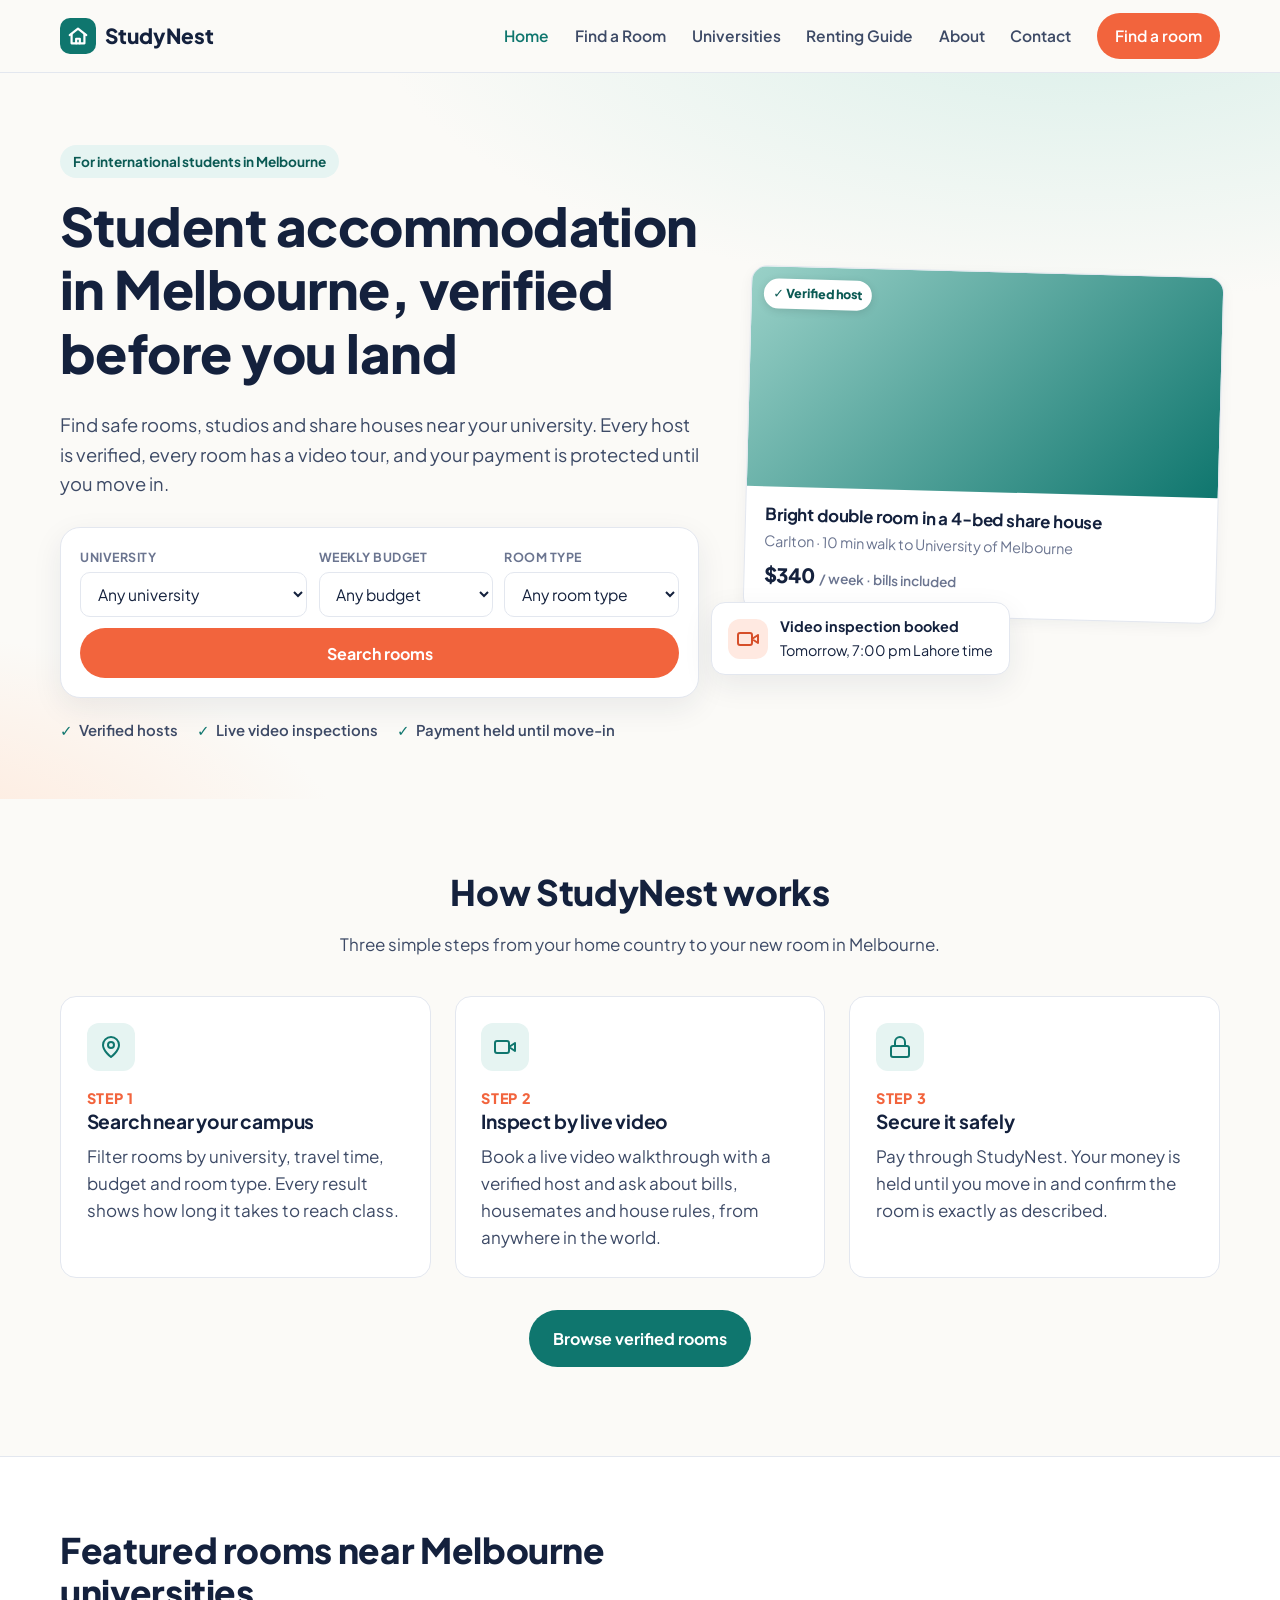
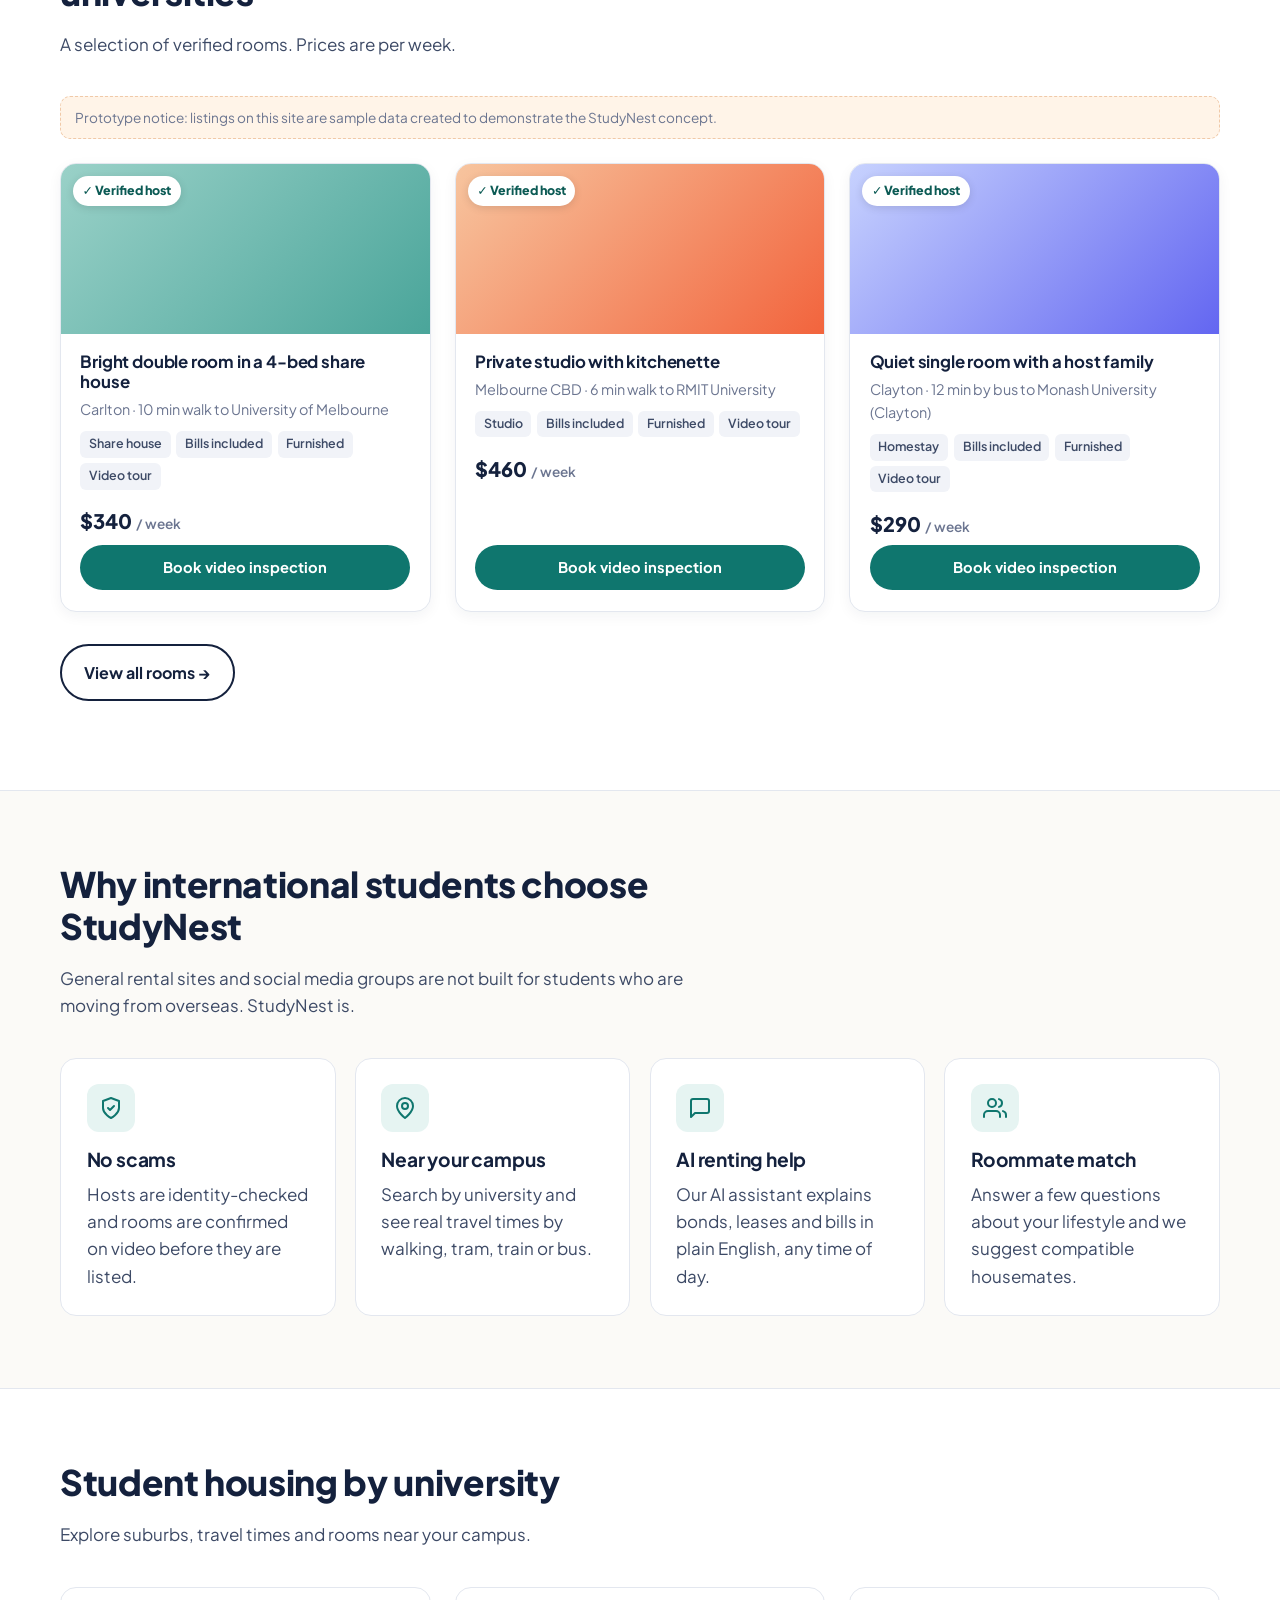
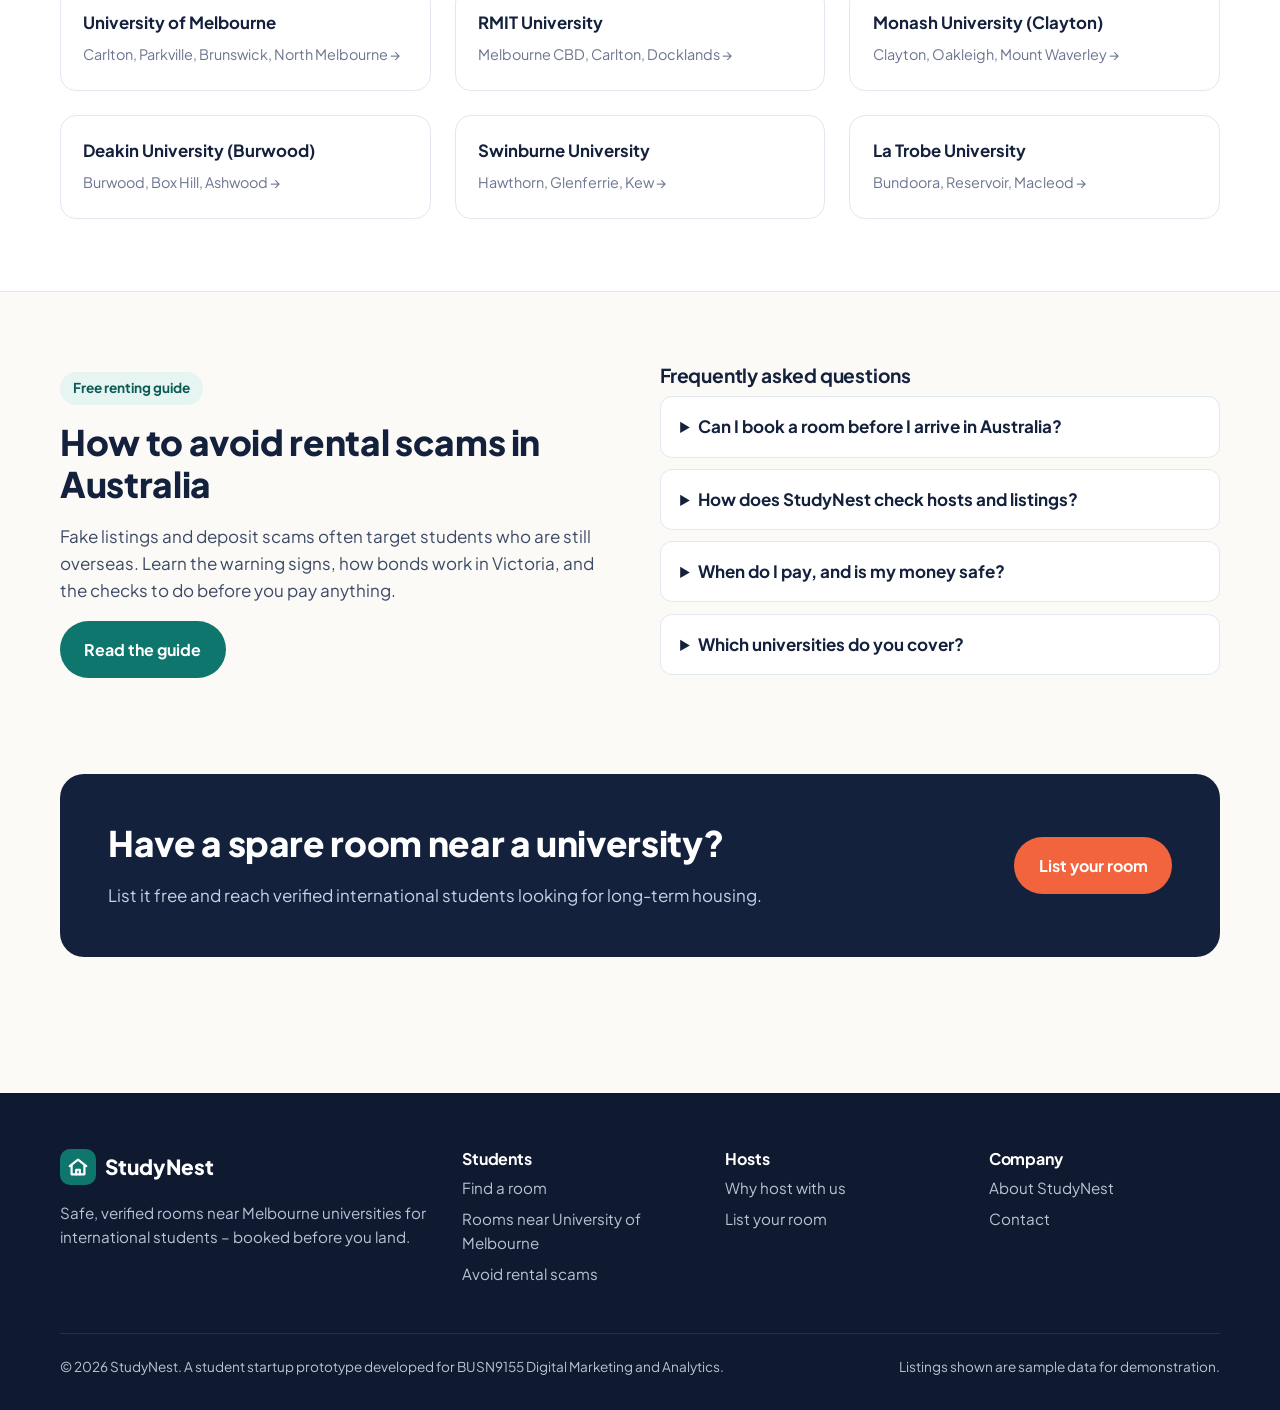
<file: index.html>
<!DOCTYPE html>
<html lang="en-AU">
<head>
<meta charset="utf-8">
<meta name="viewport" content="width=device-width, initial-scale=1">
<title>Student Accommodation Melbourne | StudyNest</title>
<meta name="description" content="Find verified student accommodation in Melbourne near your university. Video inspections, scam-free hosts and secure payment for international students.">
<meta property="og:title" content="Student Accommodation Melbourne | StudyNest">
<meta property="og:description" content="Find verified student accommodation in Melbourne near your university. Video inspections, scam-free hosts and secure payment for international students.">
<meta property="og:type" content="website">
<meta name="theme-color" content="#0f766e">
<link rel="icon" href="images/favicon.svg" type="image/svg+xml">
<link rel="preconnect" href="https://fonts.googleapis.com">
<link rel="preconnect" href="https://fonts.gstatic.com" crossorigin>
<link href="https://fonts.googleapis.com/css2?family=Plus+Jakarta+Sans:wght@400;600;700;800&display=swap" rel="stylesheet">
<link rel="stylesheet" href="css/style.css">
<!-- Google Analytics 4 (Measurement ID is set in js/analytics.js) -->
<script src="js/analytics.js"></script>
<script type="application/ld+json">{"@context": "https://schema.org", "@type": "Organization", "name": "StudyNest", "url": "https://keshavrana0092-debug.github.io/studynest/", "description": "Verified student accommodation in Melbourne for international students."}</script>
<script type="application/ld+json">{"@context": "https://schema.org", "@type": "FAQPage", "mainEntity": [{"@type": "Question", "name": "Can I book a room before I arrive in Australia?", "acceptedAnswer": {"@type": "Answer", "text": "Yes. StudyNest is designed for students who are still overseas. You can take a live video inspection with the host, ask questions, and secure the room before your flight."}}, {"@type": "Question", "name": "How does StudyNest check hosts and listings?", "acceptedAnswer": {"@type": "Answer", "text": "Every host's identity is checked and every listing is confirmed through a video walkthrough before it goes live. Listings that pass display a Verified host badge."}}, {"@type": "Question", "name": "When do I pay, and is my money safe?", "acceptedAnswer": {"@type": "Answer", "text": "Your first payment is held securely and only released to the host after you move in and confirm the room matches the listing."}}, {"@type": "Question", "name": "Which universities do you cover?", "acceptedAnswer": {"@type": "Answer", "text": "StudyNest focuses on Melbourne, including the University of Melbourne, RMIT, Monash (Clayton), Deakin (Burwood), Swinburne and La Trobe, with more campuses to come."}}]}</script>
</head>
<body data-page="">
<a class="skip" href="#main">Skip to content</a>
<header class="site-header">
  <nav class="container nav" aria-label="Main">
    <a class="logo" href="index.html"><span class="logo-mark"><svg width="22" height="22" viewBox="0 0 24 24" fill="none" stroke="#fff" stroke-width="2.4" stroke-linecap="round" stroke-linejoin="round"><path d="m3 11 9-7 9 7"/><path d="M5 10v10h14V10"/><path d="M10 20v-5h4v5"/></svg></span>StudyNest</a>
    <button class="nav-toggle" aria-label="Open menu" aria-expanded="false">&#9776;</button>
    <ul class="nav-links"><li><a href="index.html" aria-current="page">Home</a></li><li><a href="find-a-room.html">Find a Room</a></li><li><a href="student-housing-near-university-of-melbourne.html">Universities</a></li><li><a href="guide-avoid-rental-scams.html">Renting Guide</a></li><li><a href="about.html">About</a></li><li><a href="contact.html">Contact</a></li><li><a class="btn btn-primary btn-sm" style="color:#fff" href="find-a-room.html" data-cta="nav_find_room">Find a room</a></li></ul>
  </nav>
</header>
<main id="main">

<section class="hero">
  <div class="container hero-grid">
    <div>
      <span class="eyebrow">For international students in Melbourne</span>
      <h1>Student accommodation in Melbourne, verified before you land</h1>
      <p class="lead">Find safe rooms, studios and share houses near your university. Every host is verified, every room has a video tour, and your payment is protected until you move in.</p>
      <form id="home-search" class="search-card" aria-label="Search rooms">
        <div class="field"><label for="h-uni">University</label><select id="h-uni" name="uni"><option value="">Any university</option>
<option value="unimelb">University of Melbourne</option>
<option value="rmit">RMIT University</option>
<option value="monash">Monash University (Clayton)</option>
<option value="deakin">Deakin University (Burwood)</option>
<option value="swinburne">Swinburne University</option>
<option value="latrobe">La Trobe University</option></select></div>
        <div class="field"><label for="h-budget">Weekly budget</label><select id="h-budget" name="budget"><option value="">Any budget</option><option value="300">Up to $300/wk</option><option value="350">Up to $350/wk</option><option value="400">Up to $400/wk</option><option value="500">Up to $500/wk</option></select></div>
        <div class="field"><label for="h-type">Room type</label><select id="h-type" name="type"><option value="">Any room type</option><option value="share">Share house</option><option value="studio">Studio</option><option value="homestay">Homestay</option></select></div>
        <button class="btn btn-primary" type="submit">Search rooms</button>
      </form>
      <div class="trust-row"><span><b class="tick">&#10003;</b> Verified hosts</span><span><b class="tick">&#10003;</b> Live video inspections</span><span><b class="tick">&#10003;</b> Payment held until move-in</span></div>
    </div>
    <div class="hero-visual">
      <article class="room-card">
        <div class="room-img" style="height:220px;background:linear-gradient(135deg,#9ad1c8,#0f766e)" role="img" aria-label="Illustration of a bright student room in Carlton"><span class="badge">&#10003; Verified host</span></div>
        <div class="room-body"><h3>Bright double room in a 4-bed share house</h3><div class="room-meta">Carlton &middot; 10 min walk to University of Melbourne</div><div class="price">$340 <small>/ week &middot; bills included</small></div></div>
      </article>
      <div class="float-badge"><span class="icon coral" style="margin:0;width:40px;height:40px"><svg width="24" height="24" viewBox="0 0 24 24" fill="none" stroke="currentColor" stroke-width="2" stroke-linecap="round" stroke-linejoin="round"><rect x="2" y="6" width="14" height="12" rx="2"/><path d="m22 8-6 4 6 4z"/></svg></span><div><b>Video inspection booked</b>Tomorrow, 7:00 pm Lahore time</div></div>
    </div>
  </div>
</section>

<section>
  <div class="container">
    <div class="section-head center"><h2>How StudyNest works</h2><p>Three simple steps from your home country to your new room in Melbourne.</p></div>
    <div class="grid-3">
      <div class="card"><div class="icon"><svg width="24" height="24" viewBox="0 0 24 24" fill="none" stroke="currentColor" stroke-width="2" stroke-linecap="round" stroke-linejoin="round"><path d="M20 10c0 6-8 12-8 12S4 16 4 10a8 8 0 0 1 16 0z"/><circle cx="12" cy="10" r="3"/></svg></div><div class="step-num">STEP 1</div><h3>Search near your campus</h3><p>Filter rooms by university, travel time, budget and room type. Every result shows how long it takes to reach class.</p></div>
      <div class="card"><div class="icon"><svg width="24" height="24" viewBox="0 0 24 24" fill="none" stroke="currentColor" stroke-width="2" stroke-linecap="round" stroke-linejoin="round"><rect x="2" y="6" width="14" height="12" rx="2"/><path d="m22 8-6 4 6 4z"/></svg></div><div class="step-num">STEP 2</div><h3>Inspect by live video</h3><p>Book a live video walkthrough with a verified host and ask about bills, housemates and house rules, from anywhere in the world.</p></div>
      <div class="card"><div class="icon"><svg width="24" height="24" viewBox="0 0 24 24" fill="none" stroke="currentColor" stroke-width="2" stroke-linecap="round" stroke-linejoin="round"><rect x="3" y="11" width="18" height="11" rx="2"/><path d="M7 11V7a5 5 0 0 1 10 0v4"/></svg></div><div class="step-num">STEP 3</div><h3>Secure it safely</h3><p>Pay through StudyNest. Your money is held until you move in and confirm the room is exactly as described.</p></div>
    </div>
    <p class="center" style="margin-top:2rem;text-align:center"><a class="btn btn-teal" href="find-a-room.html" data-cta="home_how_it_works">Browse verified rooms</a></p>
  </div>
</section>

<section class="alt">
  <div class="container">
    <div class="section-head"><h2>Featured rooms near Melbourne universities</h2><p>A selection of verified rooms. Prices are per week.</p></div>
    <p class="demo-note">Prototype notice: listings on this site are sample data created to demonstrate the StudyNest concept.</p>
    <div class="grid-3" data-featured="all"></div>
    <p style="margin-top:2rem"><a class="btn btn-ghost" href="find-a-room.html" data-cta="home_view_all_rooms">View all rooms &rarr;</a></p>
  </div>
</section>

<section>
  <div class="container">
    <div class="section-head"><h2>Why international students choose StudyNest</h2><p>General rental sites and social media groups are not built for students who are moving from overseas. StudyNest is.</p></div>
    <div class="grid-4">
      <div class="card"><div class="icon"><svg width="24" height="24" viewBox="0 0 24 24" fill="none" stroke="currentColor" stroke-width="2" stroke-linecap="round" stroke-linejoin="round"><path d="M12 22s8-4 8-10V5l-8-3-8 3v7c0 6 8 10 8 10z"/><path d="m9 12 2 2 4-4"/></svg></div><h3>No scams</h3><p>Hosts are identity-checked and rooms are confirmed on video before they are listed.</p></div>
      <div class="card"><div class="icon"><svg width="24" height="24" viewBox="0 0 24 24" fill="none" stroke="currentColor" stroke-width="2" stroke-linecap="round" stroke-linejoin="round"><path d="M20 10c0 6-8 12-8 12S4 16 4 10a8 8 0 0 1 16 0z"/><circle cx="12" cy="10" r="3"/></svg></div><h3>Near your campus</h3><p>Search by university and see real travel times by walking, tram, train or bus.</p></div>
      <div class="card"><div class="icon"><svg width="24" height="24" viewBox="0 0 24 24" fill="none" stroke="currentColor" stroke-width="2" stroke-linecap="round" stroke-linejoin="round"><path d="M21 15a2 2 0 0 1-2 2H7l-4 4V5a2 2 0 0 1 2-2h14a2 2 0 0 1 2 2z"/></svg></div><h3>AI renting help</h3><p>Our AI assistant explains bonds, leases and bills in plain English, any time of day.</p></div>
      <div class="card"><div class="icon"><svg width="24" height="24" viewBox="0 0 24 24" fill="none" stroke="currentColor" stroke-width="2" stroke-linecap="round" stroke-linejoin="round"><path d="M17 21v-2a4 4 0 0 0-4-4H5a4 4 0 0 0-4 4v2"/><circle cx="9" cy="7" r="4"/><path d="M23 21v-2a4 4 0 0 0-3-3.87"/><path d="M16 3.13a4 4 0 0 1 0 7.75"/></svg></div><h3>Roommate match</h3><p>Answer a few questions about your lifestyle and we suggest compatible housemates.</p></div>
    </div>
  </div>
</section>

<section class="alt">
  <div class="container">
    <div class="section-head"><h2>Student housing by university</h2><p>Explore suburbs, travel times and rooms near your campus.</p></div>
    <div class="grid-3">
      <a class="uni-card" href="student-housing-near-university-of-melbourne.html" data-cta="home_uni_unimelb"><b>University of Melbourne</b><span>Carlton, Parkville, Brunswick, North Melbourne &rarr;</span></a>
      <a class="uni-card" href="find-a-room.html?uni=rmit" data-cta="home_uni_rmit"><b>RMIT University</b><span>Melbourne CBD, Carlton, Docklands &rarr;</span></a>
      <a class="uni-card" href="find-a-room.html?uni=monash" data-cta="home_uni_monash"><b>Monash University (Clayton)</b><span>Clayton, Oakleigh, Mount Waverley &rarr;</span></a>
      <a class="uni-card" href="find-a-room.html?uni=deakin" data-cta="home_uni_deakin"><b>Deakin University (Burwood)</b><span>Burwood, Box Hill, Ashwood &rarr;</span></a>
      <a class="uni-card" href="find-a-room.html?uni=swinburne" data-cta="home_uni_swinburne"><b>Swinburne University</b><span>Hawthorn, Glenferrie, Kew &rarr;</span></a>
      <a class="uni-card" href="find-a-room.html?uni=latrobe" data-cta="home_uni_latrobe"><b>La Trobe University</b><span>Bundoora, Reservoir, Macleod &rarr;</span></a>
    </div>
  </div>
</section>

<section>
  <div class="container grid-2">
    <div>
      <span class="eyebrow">Free renting guide</span>
      <h2>How to avoid rental scams in Australia</h2>
      <p style="color:var(--ink-soft)">Fake listings and deposit scams often target students who are still overseas. Learn the warning signs, how bonds work in Victoria, and the checks to do before you pay anything.</p>
      <a class="btn btn-teal" href="guide-avoid-rental-scams.html" data-cta="home_read_scam_guide">Read the guide</a>
    </div>
    <div>
      <h3>Frequently asked questions</h3>
      <details><summary>Can I book a room before I arrive in Australia?</summary><p>Yes. StudyNest is designed for students who are still overseas. You can take a live video inspection with the host, ask questions, and secure the room before your flight.</p></details><details><summary>How does StudyNest check hosts and listings?</summary><p>Every host's identity is checked and every listing is confirmed through a video walkthrough before it goes live. Listings that pass display a Verified host badge.</p></details><details><summary>When do I pay, and is my money safe?</summary><p>Your first payment is held securely and only released to the host after you move in and confirm the room matches the listing.</p></details><details><summary>Which universities do you cover?</summary><p>StudyNest focuses on Melbourne, including the University of Melbourne, RMIT, Monash (Clayton), Deakin (Burwood), Swinburne and La Trobe, with more campuses to come.</p></details>
    </div>
  </div>
</section>
<section style="padding-top:1rem"><div class="container"><div class="cta-band"><div><h2>Have a spare room near a university?</h2><p>List it free and reach verified international students looking for long-term housing.</p></div><a class="btn btn-primary" href="contact.html?type=host#enquiry" data-cta="home_list_room">List your room</a></div></div></section>
</main>
<footer class="site-footer">
  <div class="container">
    <div class="footer-grid">
      <div>
        <a class="logo" href="index.html" style="color:#fff"><span class="logo-mark"><svg width="22" height="22" viewBox="0 0 24 24" fill="none" stroke="#fff" stroke-width="2.4" stroke-linecap="round" stroke-linejoin="round"><path d="m3 11 9-7 9 7"/><path d="M5 10v10h14V10"/><path d="M10 20v-5h4v5"/></svg></span>StudyNest</a>
        <p style="margin-top:1rem">Safe, verified rooms near Melbourne universities for international students &ndash; booked before you land.</p>
      </div>
      <div><h4>Students</h4><ul><li><a href="find-a-room.html">Find a room</a></li><li><a href="student-housing-near-university-of-melbourne.html">Rooms near University of Melbourne</a></li><li><a href="guide-avoid-rental-scams.html">Avoid rental scams</a></li></ul></div>
      <div><h4>Hosts</h4><ul><li><a href="find-a-room.html#hosts">Why host with us</a></li><li><a href="contact.html?type=host#enquiry" data-cta="footer_list_room">List your room</a></li></ul></div>
      <div><h4>Company</h4><ul><li><a href="about.html">About StudyNest</a></li><li><a href="contact.html">Contact</a></li></ul></div>
    </div>
    <div class="footer-bottom">
      <span>&copy; <span id="year">2026</span> StudyNest. A student startup prototype developed for BUSN9155 Digital Marketing and Analytics.</span>
      <span>Listings shown are sample data for demonstration.</span>
    </div>
  </div>
</footer>
<script src="js/main.js"></script>
</body>
</html>
</file>
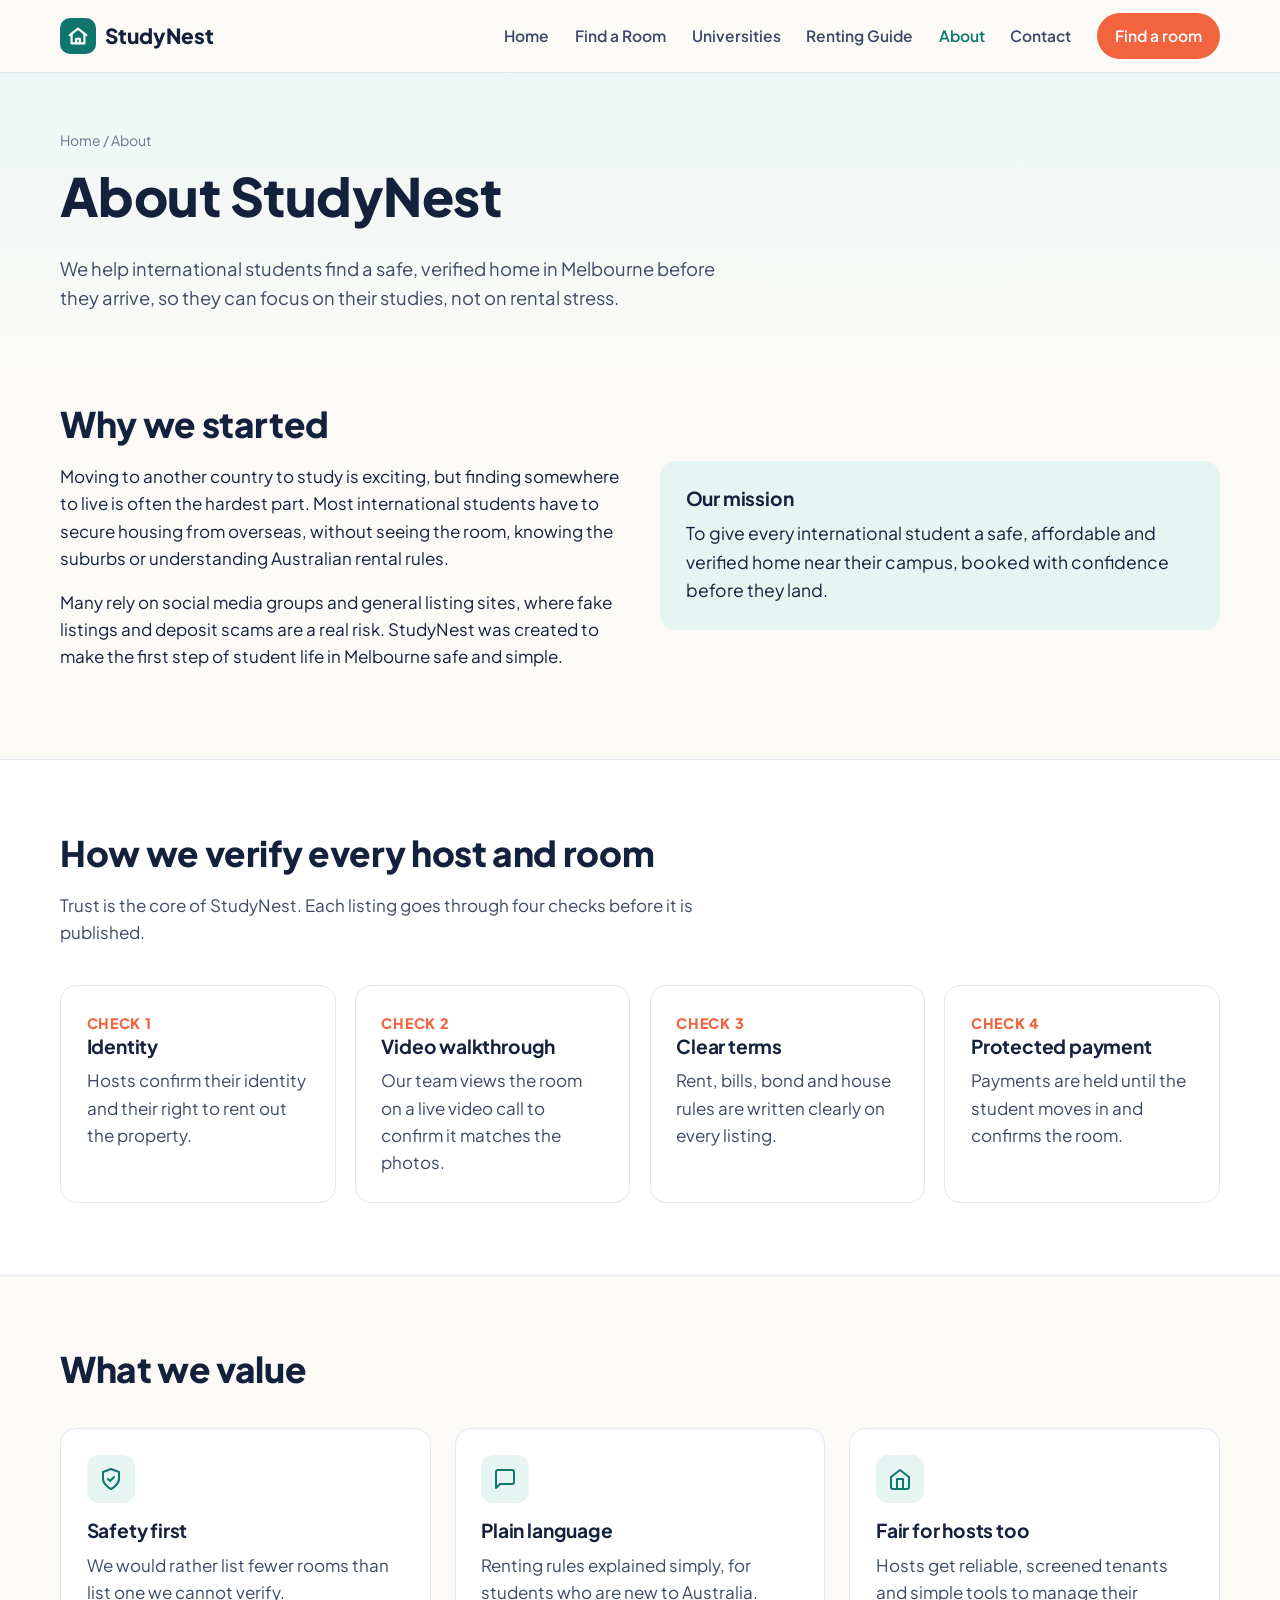
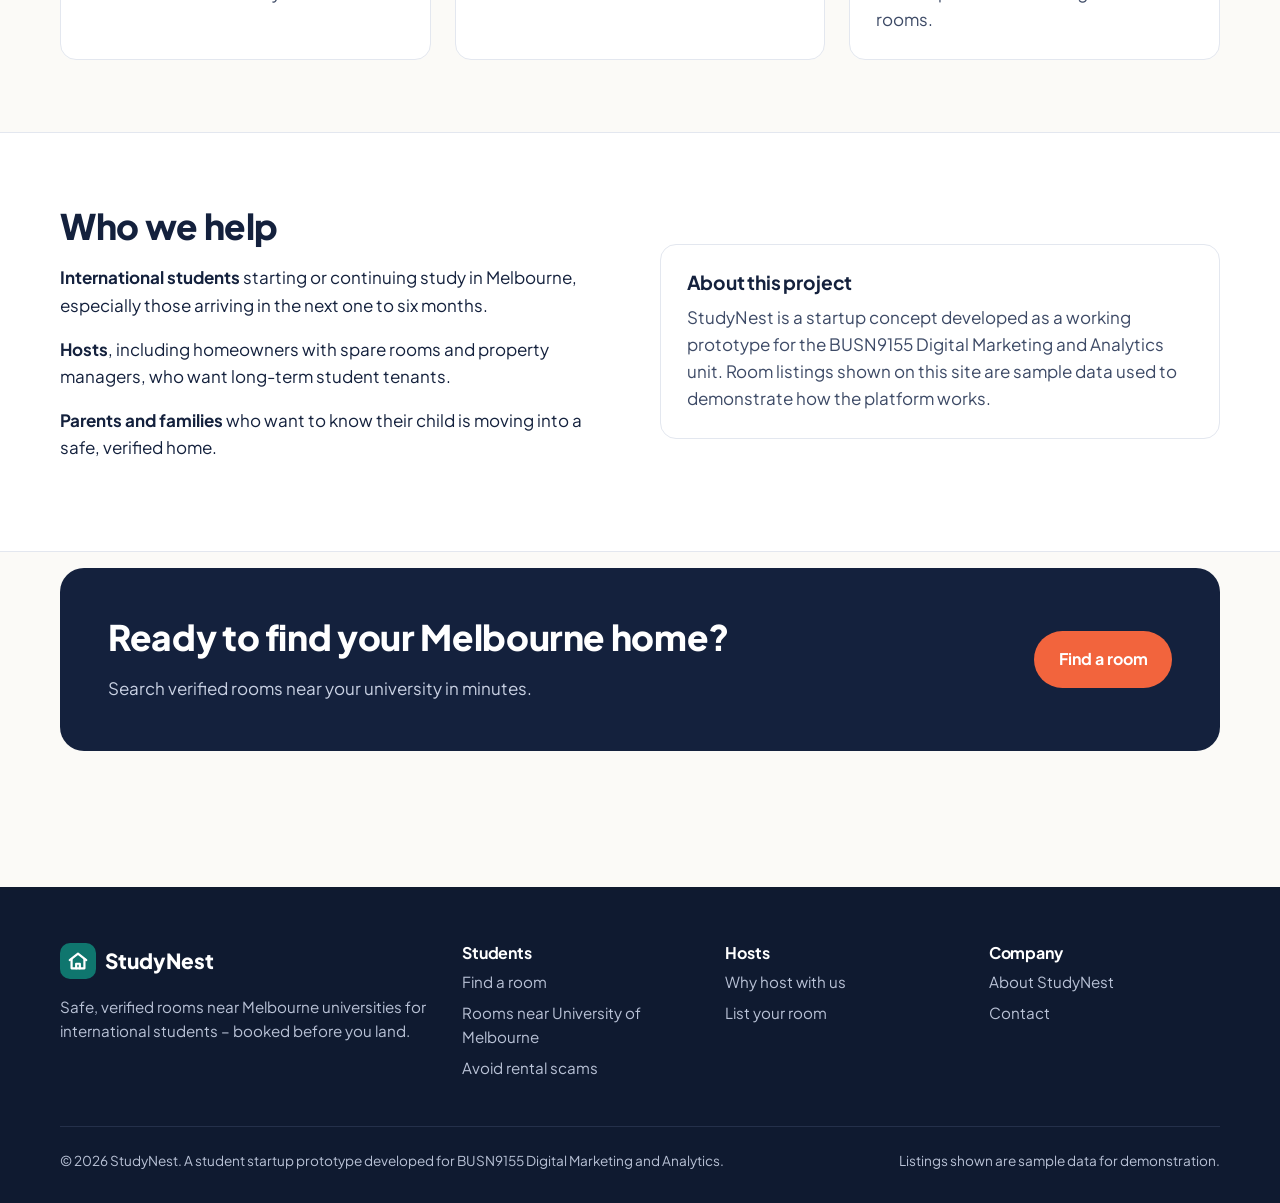
<file: about.html>
<!DOCTYPE html>
<html lang="en-AU">
<head>
<meta charset="utf-8">
<meta name="viewport" content="width=device-width, initial-scale=1">
<title>About StudyNest | Safe Housing for International Students</title>
<meta name="description" content="StudyNest helps international students find safe, verified rooms near Melbourne universities. Learn how we check every host and protect your payment.">
<meta property="og:title" content="About StudyNest | Safe Housing for International Students">
<meta property="og:description" content="StudyNest helps international students find safe, verified rooms near Melbourne universities. Learn how we check every host and protect your payment.">
<meta property="og:type" content="website">
<meta name="theme-color" content="#0f766e">
<link rel="icon" href="images/favicon.svg" type="image/svg+xml">
<link rel="preconnect" href="https://fonts.googleapis.com">
<link rel="preconnect" href="https://fonts.gstatic.com" crossorigin>
<link href="https://fonts.googleapis.com/css2?family=Plus+Jakarta+Sans:wght@400;600;700;800&display=swap" rel="stylesheet">
<link rel="stylesheet" href="css/style.css">
<!-- Google Analytics 4 (Measurement ID is set in js/analytics.js) -->
<script src="js/analytics.js"></script>
<script type="application/ld+json">{"@context": "https://schema.org", "@type": "Organization", "name": "StudyNest", "url": "https://keshavrana0092-debug.github.io/studynest/", "description": "Verified student accommodation in Melbourne for international students."}</script>
</head>
<body data-page="">
<a class="skip" href="#main">Skip to content</a>
<header class="site-header">
  <nav class="container nav" aria-label="Main">
    <a class="logo" href="index.html"><span class="logo-mark"><svg width="22" height="22" viewBox="0 0 24 24" fill="none" stroke="#fff" stroke-width="2.4" stroke-linecap="round" stroke-linejoin="round"><path d="m3 11 9-7 9 7"/><path d="M5 10v10h14V10"/><path d="M10 20v-5h4v5"/></svg></span>StudyNest</a>
    <button class="nav-toggle" aria-label="Open menu" aria-expanded="false">&#9776;</button>
    <ul class="nav-links"><li><a href="index.html">Home</a></li><li><a href="find-a-room.html">Find a Room</a></li><li><a href="student-housing-near-university-of-melbourne.html">Universities</a></li><li><a href="guide-avoid-rental-scams.html">Renting Guide</a></li><li><a href="about.html" aria-current="page">About</a></li><li><a href="contact.html">Contact</a></li><li><a class="btn btn-primary btn-sm" style="color:#fff" href="find-a-room.html" data-cta="nav_find_room">Find a room</a></li></ul>
  </nav>
</header>
<main id="main">

<section class="page-hero"><div class="container">
  <div class="breadcrumb"><a href="index.html">Home</a> / About</div>
  <h1>About StudyNest</h1>
  <p class="lead">We help international students find a safe, verified home in Melbourne before they arrive, so they can focus on their studies, not on rental stress.</p>
</div></section>
<section style="padding-top:2rem"><div class="container grid-2">
  <div>
    <h2>Why we started</h2>
    <p>Moving to another country to study is exciting, but finding somewhere to live is often the hardest part. Most international students have to secure housing from overseas, without seeing the room, knowing the suburbs or understanding Australian rental rules.</p>
    <p>Many rely on social media groups and general listing sites, where fake listings and deposit scams are a real risk. StudyNest was created to make the first step of student life in Melbourne safe and simple.</p>
  </div>
  <div class="card" style="background:var(--teal-tint);border:0">
    <h3>Our mission</h3>
    <p style="font-size:1.1rem;color:var(--ink)">To give every international student a safe, affordable and verified home near their campus, booked with confidence before they land.</p>
  </div>
</div></section>
<section class="alt"><div class="container">
  <div class="section-head"><h2>How we verify every host and room</h2><p>Trust is the core of StudyNest. Each listing goes through four checks before it is published.</p></div>
  <div class="grid-4">
    <div class="card"><div class="step-num">CHECK 1</div><h3>Identity</h3><p>Hosts confirm their identity and their right to rent out the property.</p></div>
    <div class="card"><div class="step-num">CHECK 2</div><h3>Video walkthrough</h3><p>Our team views the room on a live video call to confirm it matches the photos.</p></div>
    <div class="card"><div class="step-num">CHECK 3</div><h3>Clear terms</h3><p>Rent, bills, bond and house rules are written clearly on every listing.</p></div>
    <div class="card"><div class="step-num">CHECK 4</div><h3>Protected payment</h3><p>Payments are held until the student moves in and confirms the room.</p></div>
  </div>
</div></section>
<section><div class="container">
  <div class="section-head"><h2>What we value</h2></div>
  <div class="grid-3">
    <div class="card"><div class="icon"><svg width="24" height="24" viewBox="0 0 24 24" fill="none" stroke="currentColor" stroke-width="2" stroke-linecap="round" stroke-linejoin="round"><path d="M12 22s8-4 8-10V5l-8-3-8 3v7c0 6 8 10 8 10z"/><path d="m9 12 2 2 4-4"/></svg></div><h3>Safety first</h3><p>We would rather list fewer rooms than list one we cannot verify.</p></div>
    <div class="card"><div class="icon"><svg width="24" height="24" viewBox="0 0 24 24" fill="none" stroke="currentColor" stroke-width="2" stroke-linecap="round" stroke-linejoin="round"><path d="M21 15a2 2 0 0 1-2 2H7l-4 4V5a2 2 0 0 1 2-2h14a2 2 0 0 1 2 2z"/></svg></div><h3>Plain language</h3><p>Renting rules explained simply, for students who are new to Australia.</p></div>
    <div class="card"><div class="icon"><svg width="24" height="24" viewBox="0 0 24 24" fill="none" stroke="currentColor" stroke-width="2" stroke-linecap="round" stroke-linejoin="round"><path d="m3 10 9-7 9 7v10a2 2 0 0 1-2 2H5a2 2 0 0 1-2-2z"/><path d="M9 22V12h6v10"/></svg></div><h3>Fair for hosts too</h3><p>Hosts get reliable, screened tenants and simple tools to manage their rooms.</p></div>
  </div>
</div></section>
<section class="alt"><div class="container grid-2">
  <div><h2>Who we help</h2><p><b>International students</b> starting or continuing study in Melbourne, especially those arriving in the next one to six months.</p><p><b>Hosts</b>, including homeowners with spare rooms and property managers, who want long-term student tenants.</p><p><b>Parents and families</b> who want to know their child is moving into a safe, verified home.</p></div>
  <div class="card"><h3>About this project</h3><p>StudyNest is a startup concept developed as a working prototype for the BUSN9155 Digital Marketing and Analytics unit. Room listings shown on this site are sample data used to demonstrate how the platform works.</p></div>
</div></section>
<section style="padding-top:1rem"><div class="container"><div class="cta-band"><div><h2>Ready to find your Melbourne home?</h2><p>Search verified rooms near your university in minutes.</p></div><a class="btn btn-primary" href="find-a-room.html" data-cta="about_find_room">Find a room</a></div></div></section>
</main>
<footer class="site-footer">
  <div class="container">
    <div class="footer-grid">
      <div>
        <a class="logo" href="index.html" style="color:#fff"><span class="logo-mark"><svg width="22" height="22" viewBox="0 0 24 24" fill="none" stroke="#fff" stroke-width="2.4" stroke-linecap="round" stroke-linejoin="round"><path d="m3 11 9-7 9 7"/><path d="M5 10v10h14V10"/><path d="M10 20v-5h4v5"/></svg></span>StudyNest</a>
        <p style="margin-top:1rem">Safe, verified rooms near Melbourne universities for international students &ndash; booked before you land.</p>
      </div>
      <div><h4>Students</h4><ul><li><a href="find-a-room.html">Find a room</a></li><li><a href="student-housing-near-university-of-melbourne.html">Rooms near University of Melbourne</a></li><li><a href="guide-avoid-rental-scams.html">Avoid rental scams</a></li></ul></div>
      <div><h4>Hosts</h4><ul><li><a href="find-a-room.html#hosts">Why host with us</a></li><li><a href="contact.html?type=host#enquiry" data-cta="footer_list_room">List your room</a></li></ul></div>
      <div><h4>Company</h4><ul><li><a href="about.html">About StudyNest</a></li><li><a href="contact.html">Contact</a></li></ul></div>
    </div>
    <div class="footer-bottom">
      <span>&copy; <span id="year">2026</span> StudyNest. A student startup prototype developed for BUSN9155 Digital Marketing and Analytics.</span>
      <span>Listings shown are sample data for demonstration.</span>
    </div>
  </div>
</footer>
<script src="js/main.js"></script>
</body>
</html>
</file>
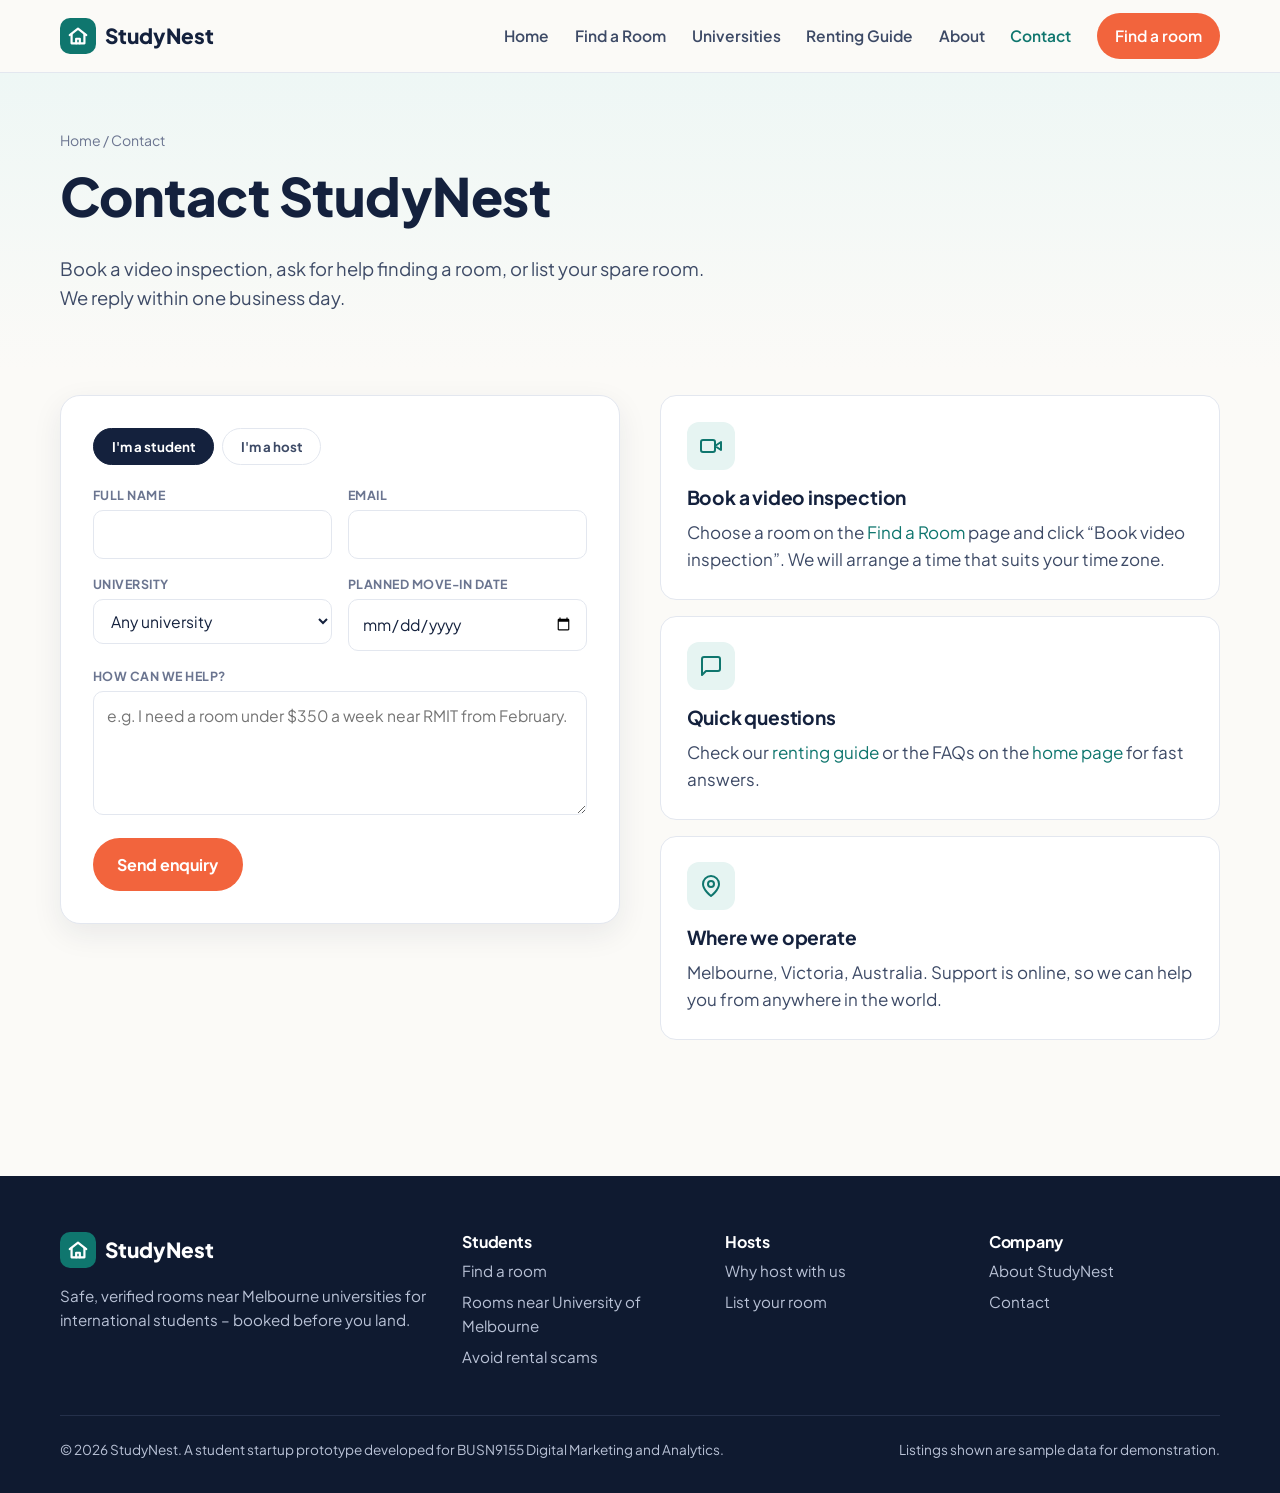
<file: contact.html>
<!DOCTYPE html>
<html lang="en-AU">
<head>
<meta charset="utf-8">
<meta name="viewport" content="width=device-width, initial-scale=1">
<title>Contact StudyNest | Book a Video Inspection or List a Room</title>
<meta name="description" content="Contact StudyNest to book a live video inspection, get help finding student accommodation in Melbourne, or list your spare room for international students.">
<meta property="og:title" content="Contact StudyNest | Book a Video Inspection or List a Room">
<meta property="og:description" content="Contact StudyNest to book a live video inspection, get help finding student accommodation in Melbourne, or list your spare room for international students.">
<meta property="og:type" content="website">
<meta name="theme-color" content="#0f766e">
<link rel="icon" href="images/favicon.svg" type="image/svg+xml">
<link rel="preconnect" href="https://fonts.googleapis.com">
<link rel="preconnect" href="https://fonts.gstatic.com" crossorigin>
<link href="https://fonts.googleapis.com/css2?family=Plus+Jakarta+Sans:wght@400;600;700;800&display=swap" rel="stylesheet">
<link rel="stylesheet" href="css/style.css">
<!-- Google Analytics 4 (Measurement ID is set in js/analytics.js) -->
<script src="js/analytics.js"></script>
<script type="application/ld+json">{"@context": "https://schema.org", "@type": "Organization", "name": "StudyNest", "url": "https://keshavrana0092-debug.github.io/studynest/", "description": "Verified student accommodation in Melbourne for international students."}</script>
</head>
<body data-page="">
<a class="skip" href="#main">Skip to content</a>
<header class="site-header">
  <nav class="container nav" aria-label="Main">
    <a class="logo" href="index.html"><span class="logo-mark"><svg width="22" height="22" viewBox="0 0 24 24" fill="none" stroke="#fff" stroke-width="2.4" stroke-linecap="round" stroke-linejoin="round"><path d="m3 11 9-7 9 7"/><path d="M5 10v10h14V10"/><path d="M10 20v-5h4v5"/></svg></span>StudyNest</a>
    <button class="nav-toggle" aria-label="Open menu" aria-expanded="false">&#9776;</button>
    <ul class="nav-links"><li><a href="index.html">Home</a></li><li><a href="find-a-room.html">Find a Room</a></li><li><a href="student-housing-near-university-of-melbourne.html">Universities</a></li><li><a href="guide-avoid-rental-scams.html">Renting Guide</a></li><li><a href="about.html">About</a></li><li><a href="contact.html" aria-current="page">Contact</a></li><li><a class="btn btn-primary btn-sm" style="color:#fff" href="find-a-room.html" data-cta="nav_find_room">Find a room</a></li></ul>
  </nav>
</header>
<main id="main">

<section class="page-hero"><div class="container">
  <div class="breadcrumb"><a href="index.html">Home</a> / Contact</div>
  <h1>Contact StudyNest</h1>
  <p class="lead">Book a video inspection, ask for help finding a room, or list your spare room. We reply within one business day.</p>
</div></section>
<section style="padding-top:1.5rem" id="enquiry"><div class="container grid-2" style="align-items:start">
  <div class="form-card">
    <div class="tabs" role="tablist">
      <button class="tab active" role="tab" aria-selected="true" data-tab="student" type="button">I'm a student</button>
      <button class="tab" role="tab" aria-selected="false" data-tab="host" type="button">I'm a host</button>
    </div>
    <form data-lead="student" data-panel="student" aria-label="Student enquiry form">
      <div class="form-grid">
        <div class="field"><label for="s-name">Full name</label><input id="s-name" name="name" required autocomplete="name"></div>
        <div class="field"><label for="s-email">Email</label><input id="s-email" name="email" type="email" required autocomplete="email"></div>
        <div class="field"><label for="s-uni">University</label><select id="s-uni" name="uni"><option value="">Any university</option>
<option value="unimelb">University of Melbourne</option>
<option value="rmit">RMIT University</option>
<option value="monash">Monash University (Clayton)</option>
<option value="deakin">Deakin University (Burwood)</option>
<option value="swinburne">Swinburne University</option>
<option value="latrobe">La Trobe University</option></select></div>
        <div class="field"><label for="s-date">Planned move-in date</label><input id="s-date" name="date" type="date"></div>
        <div class="field full"><label for="s-message">How can we help?</label><textarea id="s-message" name="message" rows="4" placeholder="e.g. I need a room under $350 a week near RMIT from February."></textarea></div>
      </div>
      <button class="btn btn-primary" type="submit" style="margin-top:1rem">Send enquiry</button>
      <div class="form-success" role="status">Thank you! Your enquiry has been received. (Prototype: no message is actually sent.)</div>
    </form>
    <form data-lead="host" data-panel="host" hidden aria-label="Host sign-up form">
      <div class="form-grid">
        <div class="field"><label for="h-name">Full name</label><input id="h-name" name="name" required autocomplete="name"></div>
        <div class="field"><label for="h-email">Email</label><input id="h-email" name="email" type="email" required autocomplete="email"></div>
        <div class="field"><label for="h-suburb">Suburb</label><input id="h-suburb" name="suburb" placeholder="e.g. Clayton"></div>
        <div class="field"><label for="h-rooms">Rooms available</label><select id="h-rooms" name="rooms"><option>1</option><option>2</option><option>3</option><option>4+</option></select></div>
        <div class="field full"><label for="h-message">Tell us about your property</label><textarea id="h-message" name="message" rows="4"></textarea></div>
      </div>
      <button class="btn btn-teal" type="submit" style="margin-top:1rem">List my room</button>
      <div class="form-success" role="status">Thank you! We will contact you to arrange verification. (Prototype: no message is actually sent.)</div>
    </form>
  </div>
  <div>
    <div class="card" style="margin-bottom:1rem"><div class="icon"><svg width="24" height="24" viewBox="0 0 24 24" fill="none" stroke="currentColor" stroke-width="2" stroke-linecap="round" stroke-linejoin="round"><rect x="2" y="6" width="14" height="12" rx="2"/><path d="m22 8-6 4 6 4z"/></svg></div><h3>Book a video inspection</h3><p>Choose a room on the <a href="find-a-room.html">Find a Room</a> page and click &ldquo;Book video inspection&rdquo;. We will arrange a time that suits your time zone.</p></div>
    <div class="card" style="margin-bottom:1rem"><div class="icon"><svg width="24" height="24" viewBox="0 0 24 24" fill="none" stroke="currentColor" stroke-width="2" stroke-linecap="round" stroke-linejoin="round"><path d="M21 15a2 2 0 0 1-2 2H7l-4 4V5a2 2 0 0 1 2-2h14a2 2 0 0 1 2 2z"/></svg></div><h3>Quick questions</h3><p>Check our <a href="guide-avoid-rental-scams.html">renting guide</a> or the FAQs on the <a href="index.html">home page</a> for fast answers.</p></div>
    <div class="card"><div class="icon"><svg width="24" height="24" viewBox="0 0 24 24" fill="none" stroke="currentColor" stroke-width="2" stroke-linecap="round" stroke-linejoin="round"><path d="M20 10c0 6-8 12-8 12S4 16 4 10a8 8 0 0 1 16 0z"/><circle cx="12" cy="10" r="3"/></svg></div><h3>Where we operate</h3><p>Melbourne, Victoria, Australia. Support is online, so we can help you from anywhere in the world.</p></div>
  </div>
</div></section>
<script>
  if (new URLSearchParams(location.search).get('type') === 'host') {
    document.addEventListener('DOMContentLoaded', function () { var t = document.querySelector('[data-tab="host"]'); if (t) t.click(); });
  }
</script>

</main>
<footer class="site-footer">
  <div class="container">
    <div class="footer-grid">
      <div>
        <a class="logo" href="index.html" style="color:#fff"><span class="logo-mark"><svg width="22" height="22" viewBox="0 0 24 24" fill="none" stroke="#fff" stroke-width="2.4" stroke-linecap="round" stroke-linejoin="round"><path d="m3 11 9-7 9 7"/><path d="M5 10v10h14V10"/><path d="M10 20v-5h4v5"/></svg></span>StudyNest</a>
        <p style="margin-top:1rem">Safe, verified rooms near Melbourne universities for international students &ndash; booked before you land.</p>
      </div>
      <div><h4>Students</h4><ul><li><a href="find-a-room.html">Find a room</a></li><li><a href="student-housing-near-university-of-melbourne.html">Rooms near University of Melbourne</a></li><li><a href="guide-avoid-rental-scams.html">Avoid rental scams</a></li></ul></div>
      <div><h4>Hosts</h4><ul><li><a href="find-a-room.html#hosts">Why host with us</a></li><li><a href="contact.html?type=host#enquiry" data-cta="footer_list_room">List your room</a></li></ul></div>
      <div><h4>Company</h4><ul><li><a href="about.html">About StudyNest</a></li><li><a href="contact.html">Contact</a></li></ul></div>
    </div>
    <div class="footer-bottom">
      <span>&copy; <span id="year">2026</span> StudyNest. A student startup prototype developed for BUSN9155 Digital Marketing and Analytics.</span>
      <span>Listings shown are sample data for demonstration.</span>
    </div>
  </div>
</footer>
<script src="js/main.js"></script>
</body>
</html>
</file>
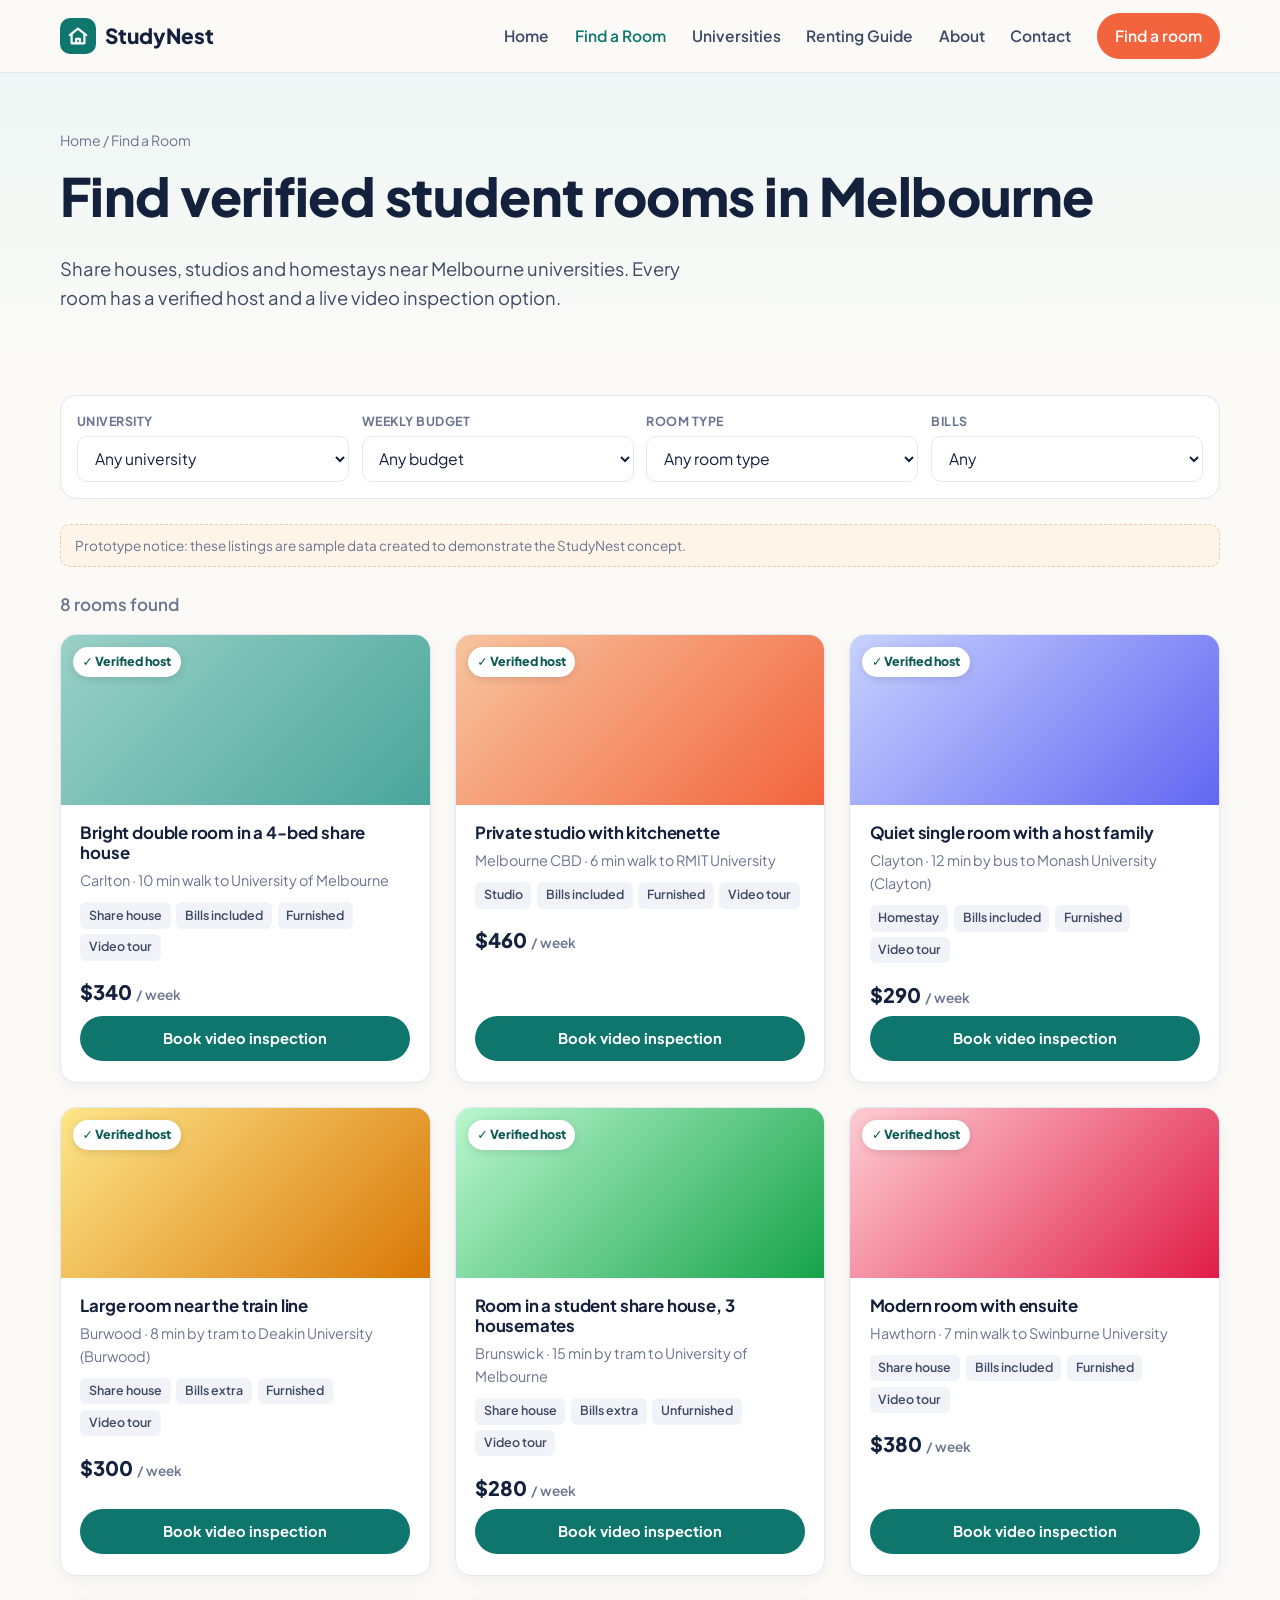
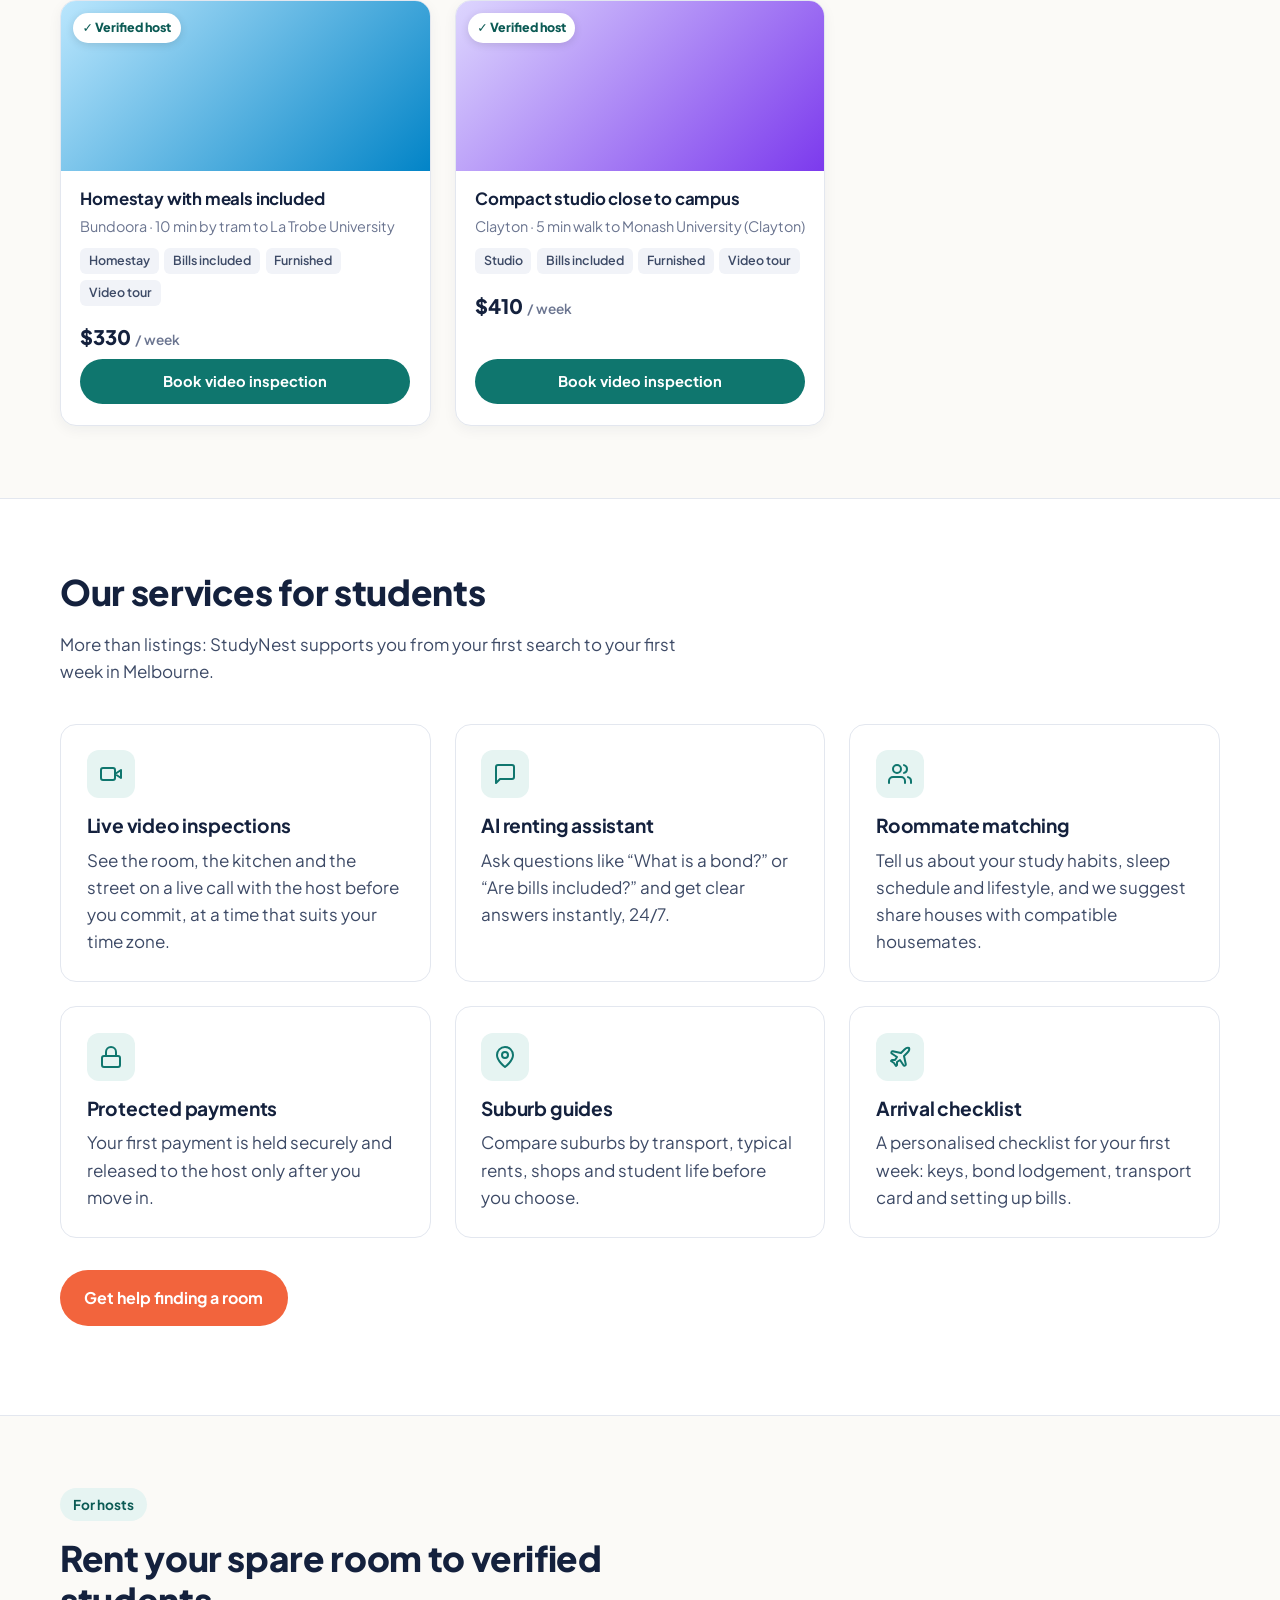
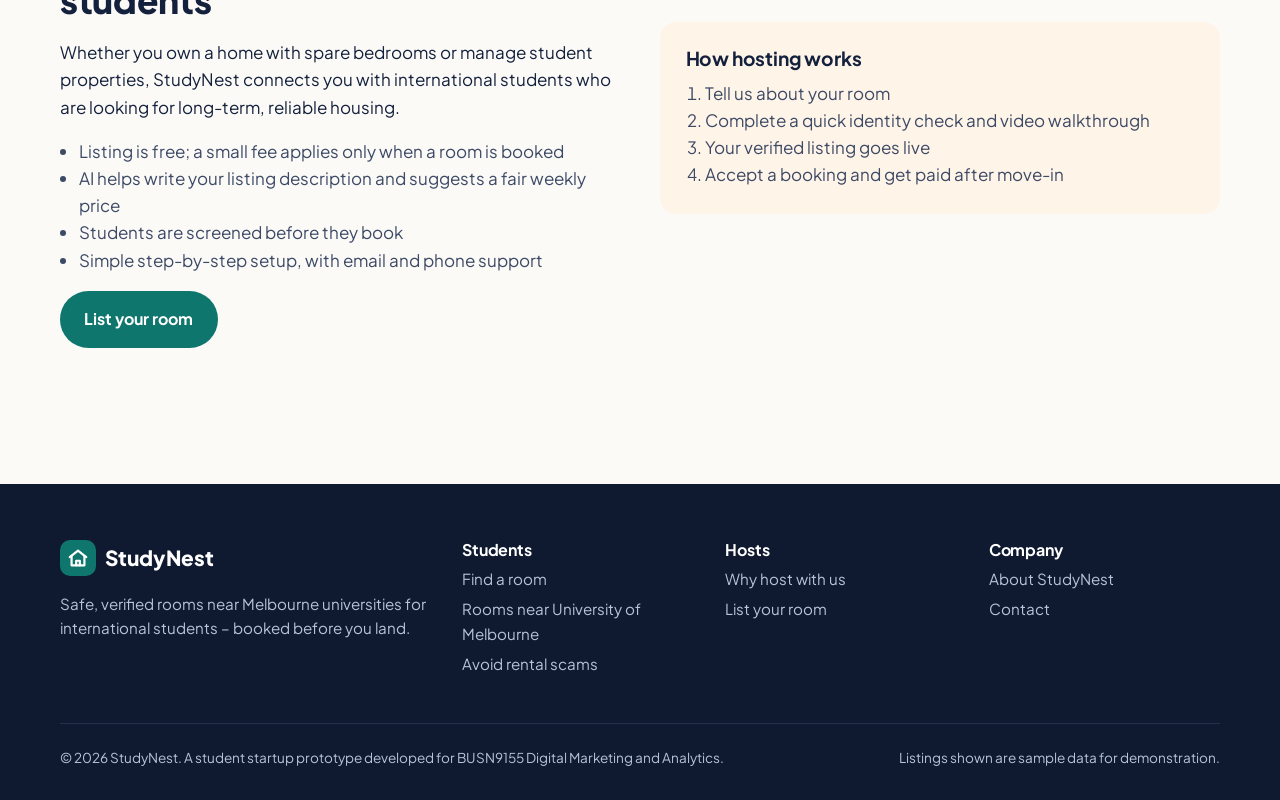
<file: find-a-room.html>
<!DOCTYPE html>
<html lang="en-AU">
<head>
<meta charset="utf-8">
<meta name="viewport" content="width=device-width, initial-scale=1">
<title>Find Verified Student Rooms in Melbourne | StudyNest</title>
<meta name="description" content="Search share houses, studios and homestays near Melbourne universities. Filter by budget and campus, book a live video inspection and pay securely.">
<meta property="og:title" content="Find Verified Student Rooms in Melbourne | StudyNest">
<meta property="og:description" content="Search share houses, studios and homestays near Melbourne universities. Filter by budget and campus, book a live video inspection and pay securely.">
<meta property="og:type" content="website">
<meta name="theme-color" content="#0f766e">
<link rel="icon" href="images/favicon.svg" type="image/svg+xml">
<link rel="preconnect" href="https://fonts.googleapis.com">
<link rel="preconnect" href="https://fonts.gstatic.com" crossorigin>
<link href="https://fonts.googleapis.com/css2?family=Plus+Jakarta+Sans:wght@400;600;700;800&display=swap" rel="stylesheet">
<link rel="stylesheet" href="css/style.css">
<!-- Google Analytics 4 (Measurement ID is set in js/analytics.js) -->
<script src="js/analytics.js"></script>
<script type="application/ld+json">{"@context": "https://schema.org", "@type": "Service", "name": "StudyNest student accommodation search", "provider": {"@type": "Organization", "name": "StudyNest"}, "areaServed": "Melbourne, Victoria, Australia", "serviceType": "Student accommodation"}</script>
</head>
<body data-page="">
<a class="skip" href="#main">Skip to content</a>
<header class="site-header">
  <nav class="container nav" aria-label="Main">
    <a class="logo" href="index.html"><span class="logo-mark"><svg width="22" height="22" viewBox="0 0 24 24" fill="none" stroke="#fff" stroke-width="2.4" stroke-linecap="round" stroke-linejoin="round"><path d="m3 11 9-7 9 7"/><path d="M5 10v10h14V10"/><path d="M10 20v-5h4v5"/></svg></span>StudyNest</a>
    <button class="nav-toggle" aria-label="Open menu" aria-expanded="false">&#9776;</button>
    <ul class="nav-links"><li><a href="index.html">Home</a></li><li><a href="find-a-room.html" aria-current="page">Find a Room</a></li><li><a href="student-housing-near-university-of-melbourne.html">Universities</a></li><li><a href="guide-avoid-rental-scams.html">Renting Guide</a></li><li><a href="about.html">About</a></li><li><a href="contact.html">Contact</a></li><li><a class="btn btn-primary btn-sm" style="color:#fff" href="find-a-room.html" data-cta="nav_find_room">Find a room</a></li></ul>
  </nav>
</header>
<main id="main">

<section class="page-hero"><div class="container">
  <div class="breadcrumb"><a href="index.html">Home</a> / Find a Room</div>
  <h1>Find verified student rooms in Melbourne</h1>
  <p class="lead">Share houses, studios and homestays near Melbourne universities. Every room has a verified host and a live video inspection option.</p>
</div></section>
<section style="padding-top:1.5rem"><div class="container">
  <form id="room-filters" class="filters" aria-label="Filter rooms" onsubmit="return false">
    <div class="field"><label for="f-uni">University</label><select id="f-uni" name="uni"><option value="">Any university</option>
<option value="unimelb">University of Melbourne</option>
<option value="rmit">RMIT University</option>
<option value="monash">Monash University (Clayton)</option>
<option value="deakin">Deakin University (Burwood)</option>
<option value="swinburne">Swinburne University</option>
<option value="latrobe">La Trobe University</option></select></div>
    <div class="field"><label for="f-budget">Weekly budget</label><select id="f-budget" name="budget"><option value="">Any budget</option><option value="300">Up to $300/wk</option><option value="350">Up to $350/wk</option><option value="400">Up to $400/wk</option><option value="500">Up to $500/wk</option></select></div>
    <div class="field"><label for="f-type">Room type</label><select id="f-type" name="type"><option value="">Any room type</option><option value="share">Share house</option><option value="studio">Studio</option><option value="homestay">Homestay</option></select></div>
    <div class="field"><label for="f-bills">Bills</label><select id="f-bills" name="bills"><option value="">Any</option><option value="yes">Bills included</option><option value="no">Bills extra</option></select></div>
  </form>
  <p class="demo-note">Prototype notice: these listings are sample data created to demonstrate the StudyNest concept.</p>
  <div class="result-count" id="result-count" aria-live="polite"></div>
  <div class="grid-3" id="room-grid"></div>
</div></section>
<section class="alt" id="services"><div class="container">
  <div class="section-head"><h2>Our services for students</h2><p>More than listings: StudyNest supports you from your first search to your first week in Melbourne.</p></div>
  <div class="grid-3">
    <div class="card"><div class="icon"><svg width="24" height="24" viewBox="0 0 24 24" fill="none" stroke="currentColor" stroke-width="2" stroke-linecap="round" stroke-linejoin="round"><rect x="2" y="6" width="14" height="12" rx="2"/><path d="m22 8-6 4 6 4z"/></svg></div><h3>Live video inspections</h3><p>See the room, the kitchen and the street on a live call with the host before you commit, at a time that suits your time zone.</p></div>
    <div class="card"><div class="icon"><svg width="24" height="24" viewBox="0 0 24 24" fill="none" stroke="currentColor" stroke-width="2" stroke-linecap="round" stroke-linejoin="round"><path d="M21 15a2 2 0 0 1-2 2H7l-4 4V5a2 2 0 0 1 2-2h14a2 2 0 0 1 2 2z"/></svg></div><h3>AI renting assistant</h3><p>Ask questions like &ldquo;What is a bond?&rdquo; or &ldquo;Are bills included?&rdquo; and get clear answers instantly, 24/7.</p></div>
    <div class="card"><div class="icon"><svg width="24" height="24" viewBox="0 0 24 24" fill="none" stroke="currentColor" stroke-width="2" stroke-linecap="round" stroke-linejoin="round"><path d="M17 21v-2a4 4 0 0 0-4-4H5a4 4 0 0 0-4 4v2"/><circle cx="9" cy="7" r="4"/><path d="M23 21v-2a4 4 0 0 0-3-3.87"/><path d="M16 3.13a4 4 0 0 1 0 7.75"/></svg></div><h3>Roommate matching</h3><p>Tell us about your study habits, sleep schedule and lifestyle, and we suggest share houses with compatible housemates.</p></div>
    <div class="card"><div class="icon"><svg width="24" height="24" viewBox="0 0 24 24" fill="none" stroke="currentColor" stroke-width="2" stroke-linecap="round" stroke-linejoin="round"><rect x="3" y="11" width="18" height="11" rx="2"/><path d="M7 11V7a5 5 0 0 1 10 0v4"/></svg></div><h3>Protected payments</h3><p>Your first payment is held securely and released to the host only after you move in.</p></div>
    <div class="card"><div class="icon"><svg width="24" height="24" viewBox="0 0 24 24" fill="none" stroke="currentColor" stroke-width="2" stroke-linecap="round" stroke-linejoin="round"><path d="M20 10c0 6-8 12-8 12S4 16 4 10a8 8 0 0 1 16 0z"/><circle cx="12" cy="10" r="3"/></svg></div><h3>Suburb guides</h3><p>Compare suburbs by transport, typical rents, shops and student life before you choose.</p></div>
    <div class="card"><div class="icon"><svg width="24" height="24" viewBox="0 0 24 24" fill="none" stroke="currentColor" stroke-width="2" stroke-linecap="round" stroke-linejoin="round"><path d="M17.8 19.2 16 11l3.5-3.5C21 6 21.5 4 21 3c-1-.5-3 0-4.5 1.5L13 8 4.8 6.2c-.5-.1-.9.1-1.1.5l-.3.5c-.2.5-.1 1 .3 1.3L9 12l-2 3H4l-1 1 3 2 2 3 1-1v-3l3-2 3.5 5.3c.3.4.8.5 1.3.3l.5-.2c.4-.3.6-.7.5-1.2z"/></svg></div><h3>Arrival checklist</h3><p>A personalised checklist for your first week: keys, bond lodgement, transport card and setting up bills.</p></div>
  </div>
  <p style="margin-top:2rem"><a class="btn btn-primary" href="contact.html#enquiry" data-cta="services_get_help">Get help finding a room</a></p>
</div></section>
<section id="hosts"><div class="container grid-2">
  <div>
    <span class="eyebrow">For hosts</span>
    <h2>Rent your spare room to verified students</h2>
    <p>Whether you own a home with spare bedrooms or manage student properties, StudyNest connects you with international students who are looking for long-term, reliable housing.</p>
    <ul style="padding-left:1.2rem;color:var(--ink-soft)">
      <li>Listing is free; a small fee applies only when a room is booked</li>
      <li>AI helps write your listing description and suggests a fair weekly price</li>
      <li>Students are screened before they book</li>
      <li>Simple step-by-step setup, with email and phone support</li>
    </ul>
    <a class="btn btn-teal" href="contact.html?type=host#enquiry" data-cta="hosts_list_room">List your room</a>
  </div>
  <div class="card" style="background:var(--sand);border:0">
    <h3>How hosting works</h3>
    <ol style="padding-left:1.2rem;color:var(--ink-soft);margin:0">
      <li>Tell us about your room</li>
      <li>Complete a quick identity check and video walkthrough</li>
      <li>Your verified listing goes live</li>
      <li>Accept a booking and get paid after move-in</li>
    </ol>
  </div>
</div></section>

</main>
<footer class="site-footer">
  <div class="container">
    <div class="footer-grid">
      <div>
        <a class="logo" href="index.html" style="color:#fff"><span class="logo-mark"><svg width="22" height="22" viewBox="0 0 24 24" fill="none" stroke="#fff" stroke-width="2.4" stroke-linecap="round" stroke-linejoin="round"><path d="m3 11 9-7 9 7"/><path d="M5 10v10h14V10"/><path d="M10 20v-5h4v5"/></svg></span>StudyNest</a>
        <p style="margin-top:1rem">Safe, verified rooms near Melbourne universities for international students &ndash; booked before you land.</p>
      </div>
      <div><h4>Students</h4><ul><li><a href="find-a-room.html">Find a room</a></li><li><a href="student-housing-near-university-of-melbourne.html">Rooms near University of Melbourne</a></li><li><a href="guide-avoid-rental-scams.html">Avoid rental scams</a></li></ul></div>
      <div><h4>Hosts</h4><ul><li><a href="find-a-room.html#hosts">Why host with us</a></li><li><a href="contact.html?type=host#enquiry" data-cta="footer_list_room">List your room</a></li></ul></div>
      <div><h4>Company</h4><ul><li><a href="about.html">About StudyNest</a></li><li><a href="contact.html">Contact</a></li></ul></div>
    </div>
    <div class="footer-bottom">
      <span>&copy; <span id="year">2026</span> StudyNest. A student startup prototype developed for BUSN9155 Digital Marketing and Analytics.</span>
      <span>Listings shown are sample data for demonstration.</span>
    </div>
  </div>
</footer>
<script src="js/main.js"></script>
</body>
</html>
</file>
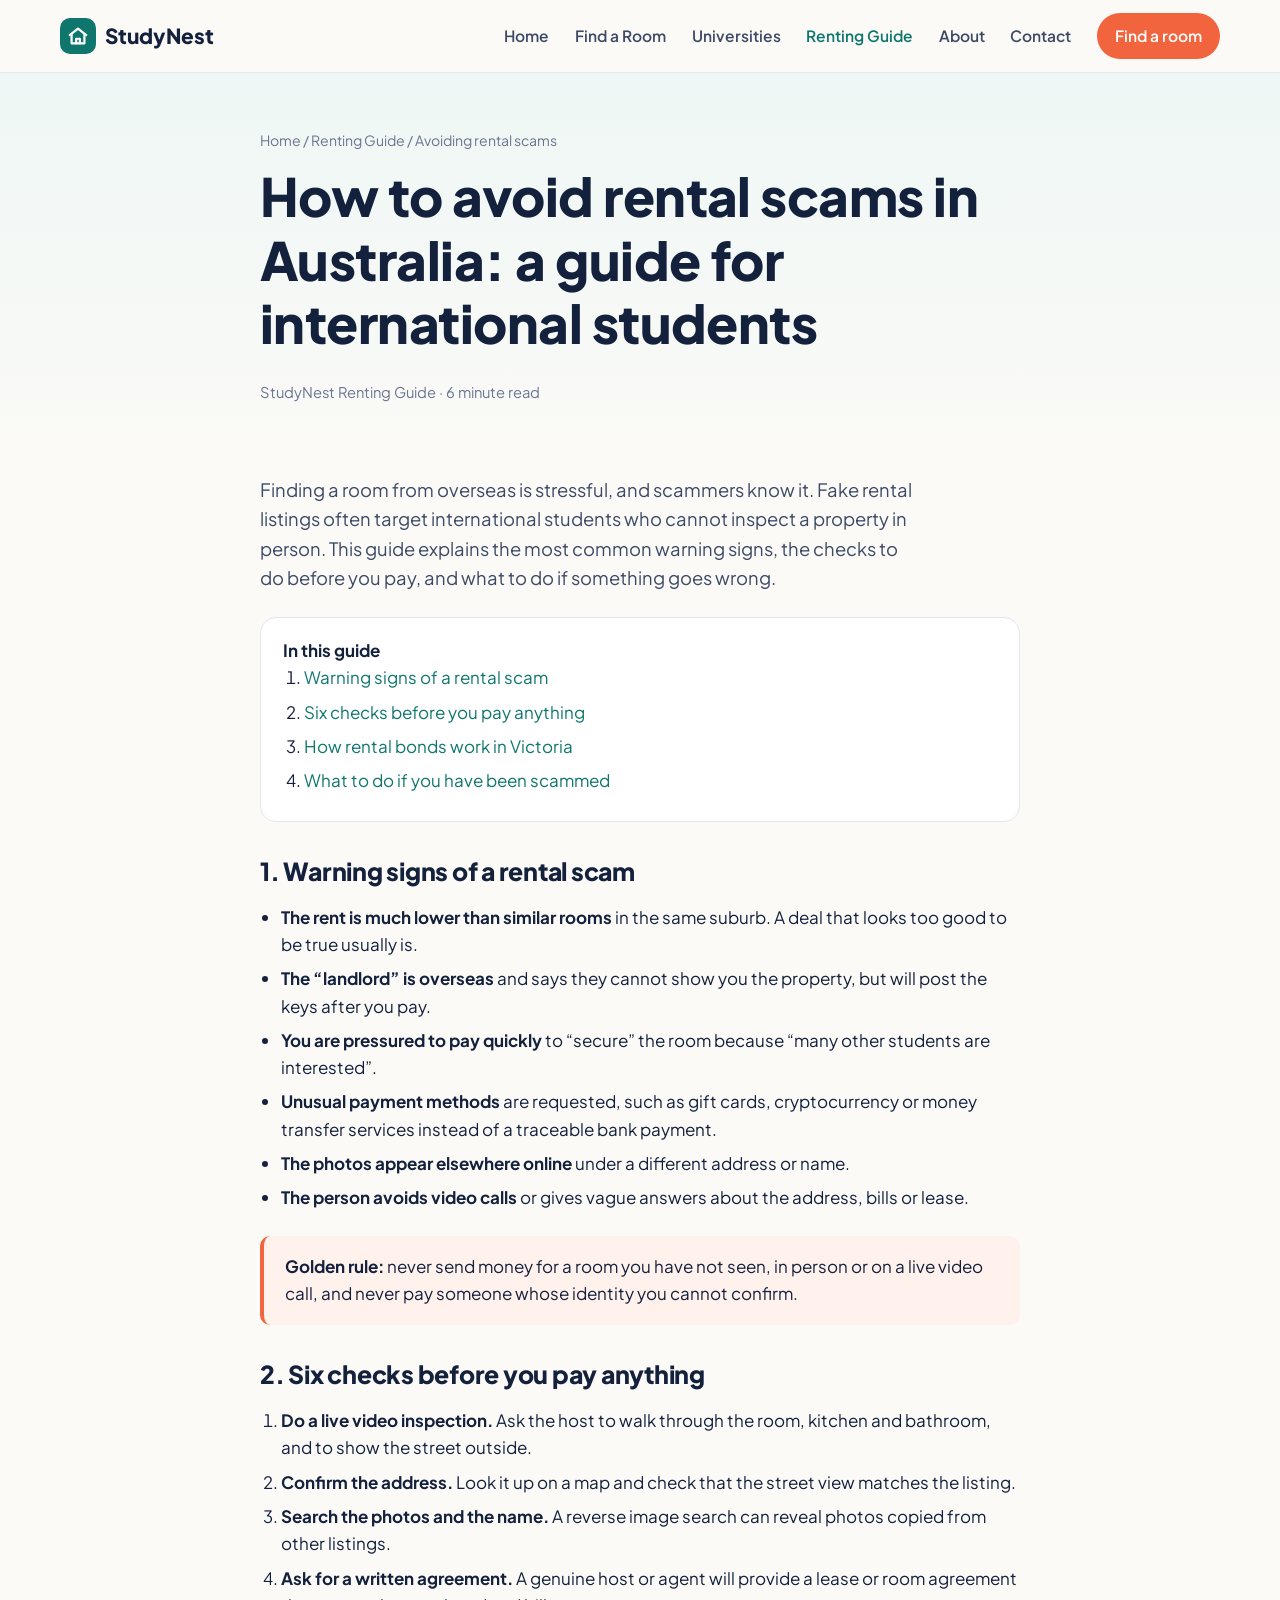
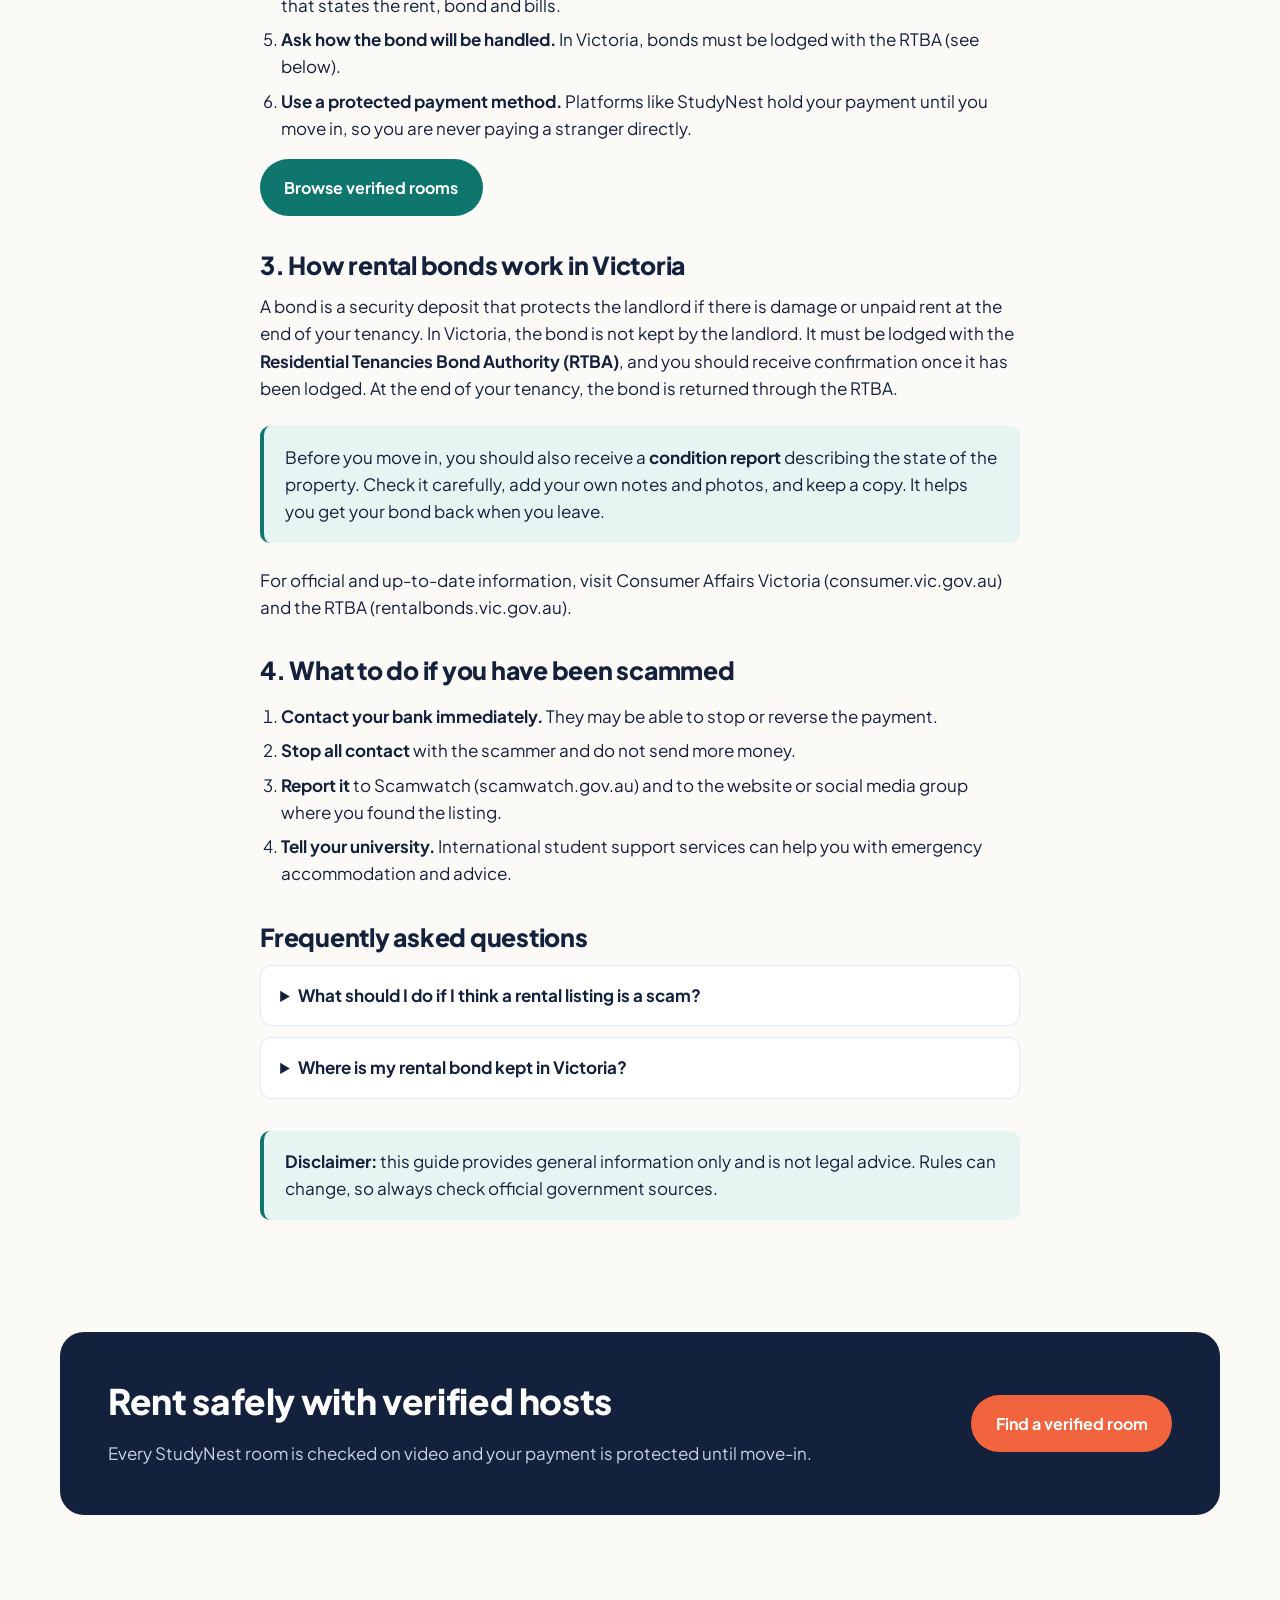
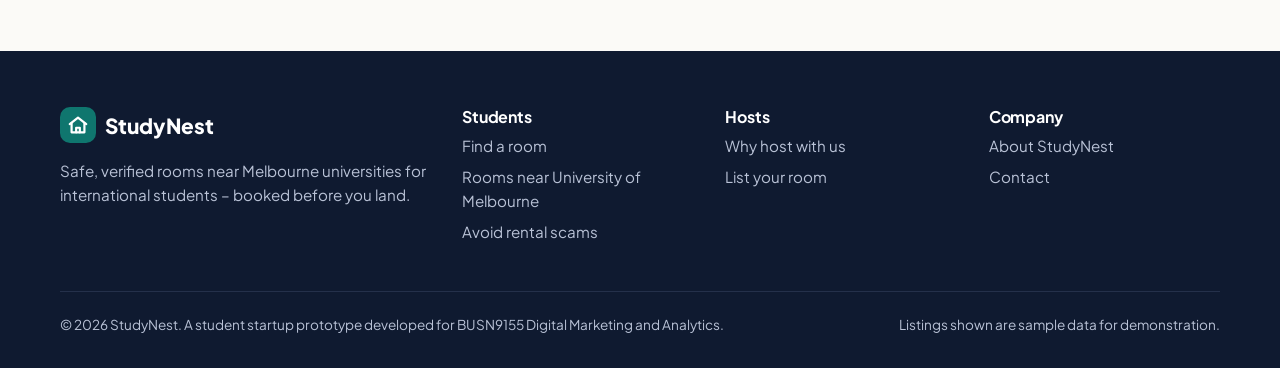
<file: guide-avoid-rental-scams.html>
<!DOCTYPE html>
<html lang="en-AU">
<head>
<meta charset="utf-8">
<meta name="viewport" content="width=device-width, initial-scale=1">
<title>How to Avoid Rental Scams in Australia | Student Guide</title>
<meta name="description" content="Learn the warning signs of rental scams, the checks to do before paying a deposit, and how rental bonds work in Victoria. A guide for international students.">
<meta property="og:title" content="How to Avoid Rental Scams in Australia | Student Guide">
<meta property="og:description" content="Learn the warning signs of rental scams, the checks to do before paying a deposit, and how rental bonds work in Victoria. A guide for international students.">
<meta property="og:type" content="website">
<meta name="theme-color" content="#0f766e">
<link rel="icon" href="images/favicon.svg" type="image/svg+xml">
<link rel="preconnect" href="https://fonts.googleapis.com">
<link rel="preconnect" href="https://fonts.gstatic.com" crossorigin>
<link href="https://fonts.googleapis.com/css2?family=Plus+Jakarta+Sans:wght@400;600;700;800&display=swap" rel="stylesheet">
<link rel="stylesheet" href="css/style.css">
<!-- Google Analytics 4 (Measurement ID is set in js/analytics.js) -->
<script src="js/analytics.js"></script>
<script type="application/ld+json">{"@context": "https://schema.org", "@type": "Article", "headline": "How to avoid rental scams in Australia: a guide for international students", "author": {"@type": "Organization", "name": "StudyNest"}, "publisher": {"@type": "Organization", "name": "StudyNest"}}</script>
<script type="application/ld+json">{"@context": "https://schema.org", "@type": "FAQPage", "mainEntity": [{"@type": "Question", "name": "What should I do if I think a rental listing is a scam?", "acceptedAnswer": {"@type": "Answer", "text": "Stop all contact and do not send any money. If you have already paid, contact your bank immediately, then report the scam to Scamwatch and to the website where you found the listing."}}, {"@type": "Question", "name": "Where is my rental bond kept in Victoria?", "acceptedAnswer": {"@type": "Answer", "text": "In Victoria, rental bonds are lodged with the Residential Tenancies Bond Authority (RTBA), not kept by the landlord. You should receive confirmation from the RTBA once your bond has been lodged."}}]}</script>
</head>
<body data-page="guide">
<a class="skip" href="#main">Skip to content</a>
<header class="site-header">
  <nav class="container nav" aria-label="Main">
    <a class="logo" href="index.html"><span class="logo-mark"><svg width="22" height="22" viewBox="0 0 24 24" fill="none" stroke="#fff" stroke-width="2.4" stroke-linecap="round" stroke-linejoin="round"><path d="m3 11 9-7 9 7"/><path d="M5 10v10h14V10"/><path d="M10 20v-5h4v5"/></svg></span>StudyNest</a>
    <button class="nav-toggle" aria-label="Open menu" aria-expanded="false">&#9776;</button>
    <ul class="nav-links"><li><a href="index.html">Home</a></li><li><a href="find-a-room.html">Find a Room</a></li><li><a href="student-housing-near-university-of-melbourne.html">Universities</a></li><li><a href="guide-avoid-rental-scams.html" aria-current="page">Renting Guide</a></li><li><a href="about.html">About</a></li><li><a href="contact.html">Contact</a></li><li><a class="btn btn-primary btn-sm" style="color:#fff" href="find-a-room.html" data-cta="nav_find_room">Find a room</a></li></ul>
  </nav>
</header>
<main id="main">

<section class="page-hero"><div class="container article">
  <div class="breadcrumb"><a href="index.html">Home</a> / <a href="guide-avoid-rental-scams.html">Renting Guide</a> / Avoiding rental scams</div>
  <h1>How to avoid rental scams in Australia: a guide for international students</h1>
  <p class="meta-line">StudyNest Renting Guide &middot; 6 minute read</p>
</div></section>
<section style="padding-top:1rem"><div class="container article">
  <p class="lead">Finding a room from overseas is stressful, and scammers know it. Fake rental listings often target international students who cannot inspect a property in person. This guide explains the most common warning signs, the checks to do before you pay, and what to do if something goes wrong.</p>
  <div class="toc"><b>In this guide</b><ol><li><a href="#signs">Warning signs of a rental scam</a></li><li><a href="#checks">Six checks before you pay anything</a></li><li><a href="#bond">How rental bonds work in Victoria</a></li><li><a href="#scammed">What to do if you have been scammed</a></li></ol></div>

  <h2 id="signs">1. Warning signs of a rental scam</h2>
  <ul>
    <li><b>The rent is much lower than similar rooms</b> in the same suburb. A deal that looks too good to be true usually is.</li>
    <li><b>The &ldquo;landlord&rdquo; is overseas</b> and says they cannot show you the property, but will post the keys after you pay.</li>
    <li><b>You are pressured to pay quickly</b> to &ldquo;secure&rdquo; the room because &ldquo;many other students are interested&rdquo;.</li>
    <li><b>Unusual payment methods</b> are requested, such as gift cards, cryptocurrency or money transfer services instead of a traceable bank payment.</li>
    <li><b>The photos appear elsewhere online</b> under a different address or name.</li>
    <li><b>The person avoids video calls</b> or gives vague answers about the address, bills or lease.</li>
  </ul>
  <div class="callout warn"><b>Golden rule:</b> never send money for a room you have not seen, in person or on a live video call, and never pay someone whose identity you cannot confirm.</div>

  <h2 id="checks">2. Six checks before you pay anything</h2>
  <ol>
    <li><b>Do a live video inspection.</b> Ask the host to walk through the room, kitchen and bathroom, and to show the street outside.</li>
    <li><b>Confirm the address.</b> Look it up on a map and check that the street view matches the listing.</li>
    <li><b>Search the photos and the name.</b> A reverse image search can reveal photos copied from other listings.</li>
    <li><b>Ask for a written agreement.</b> A genuine host or agent will provide a lease or room agreement that states the rent, bond and bills.</li>
    <li><b>Ask how the bond will be handled.</b> In Victoria, bonds must be lodged with the RTBA (see below).</li>
    <li><b>Use a protected payment method.</b> Platforms like StudyNest hold your payment until you move in, so you are never paying a stranger directly.</li>
  </ol>
  <p><a class="btn btn-teal" href="find-a-room.html" data-cta="guide_find_verified_room">Browse verified rooms</a></p>

  <h2 id="bond">3. How rental bonds work in Victoria</h2>
  <p>A bond is a security deposit that protects the landlord if there is damage or unpaid rent at the end of your tenancy. In Victoria, the bond is not kept by the landlord. It must be lodged with the <b>Residential Tenancies Bond Authority (RTBA)</b>, and you should receive confirmation once it has been lodged. At the end of your tenancy, the bond is returned through the RTBA.</p>
  <div class="callout">Before you move in, you should also receive a <b>condition report</b> describing the state of the property. Check it carefully, add your own notes and photos, and keep a copy. It helps you get your bond back when you leave.</div>
  <p>For official and up-to-date information, visit Consumer Affairs Victoria (consumer.vic.gov.au) and the RTBA (rentalbonds.vic.gov.au).</p>

  <h2 id="scammed">4. What to do if you have been scammed</h2>
  <ol>
    <li><b>Contact your bank immediately.</b> They may be able to stop or reverse the payment.</li>
    <li><b>Stop all contact</b> with the scammer and do not send more money.</li>
    <li><b>Report it</b> to Scamwatch (scamwatch.gov.au) and to the website or social media group where you found the listing.</li>
    <li><b>Tell your university.</b> International student support services can help you with emergency accommodation and advice.</li>
  </ol>

  <h2>Frequently asked questions</h2>
  <details><summary>What should I do if I think a rental listing is a scam?</summary><p>Stop all contact and do not send any money. If you have already paid, contact your bank immediately, then report the scam to Scamwatch and to the website where you found the listing.</p></details><details><summary>Where is my rental bond kept in Victoria?</summary><p>In Victoria, rental bonds are lodged with the Residential Tenancies Bond Authority (RTBA), not kept by the landlord. You should receive confirmation from the RTBA once your bond has been lodged.</p></details>
  <div class="callout" style="margin-top:2rem"><b>Disclaimer:</b> this guide provides general information only and is not legal advice. Rules can change, so always check official government sources.</div>
</div></section>
<section style="padding-top:1rem"><div class="container"><div class="cta-band"><div><h2>Rent safely with verified hosts</h2><p>Every StudyNest room is checked on video and your payment is protected until move-in.</p></div><a class="btn btn-primary" href="find-a-room.html" data-cta="guide_bottom_find_room">Find a verified room</a></div></div></section>
</main>
<footer class="site-footer">
  <div class="container">
    <div class="footer-grid">
      <div>
        <a class="logo" href="index.html" style="color:#fff"><span class="logo-mark"><svg width="22" height="22" viewBox="0 0 24 24" fill="none" stroke="#fff" stroke-width="2.4" stroke-linecap="round" stroke-linejoin="round"><path d="m3 11 9-7 9 7"/><path d="M5 10v10h14V10"/><path d="M10 20v-5h4v5"/></svg></span>StudyNest</a>
        <p style="margin-top:1rem">Safe, verified rooms near Melbourne universities for international students &ndash; booked before you land.</p>
      </div>
      <div><h4>Students</h4><ul><li><a href="find-a-room.html">Find a room</a></li><li><a href="student-housing-near-university-of-melbourne.html">Rooms near University of Melbourne</a></li><li><a href="guide-avoid-rental-scams.html">Avoid rental scams</a></li></ul></div>
      <div><h4>Hosts</h4><ul><li><a href="find-a-room.html#hosts">Why host with us</a></li><li><a href="contact.html?type=host#enquiry" data-cta="footer_list_room">List your room</a></li></ul></div>
      <div><h4>Company</h4><ul><li><a href="about.html">About StudyNest</a></li><li><a href="contact.html">Contact</a></li></ul></div>
    </div>
    <div class="footer-bottom">
      <span>&copy; <span id="year">2026</span> StudyNest. A student startup prototype developed for BUSN9155 Digital Marketing and Analytics.</span>
      <span>Listings shown are sample data for demonstration.</span>
    </div>
  </div>
</footer>
<script src="js/main.js"></script>
</body>
</html>
</file>
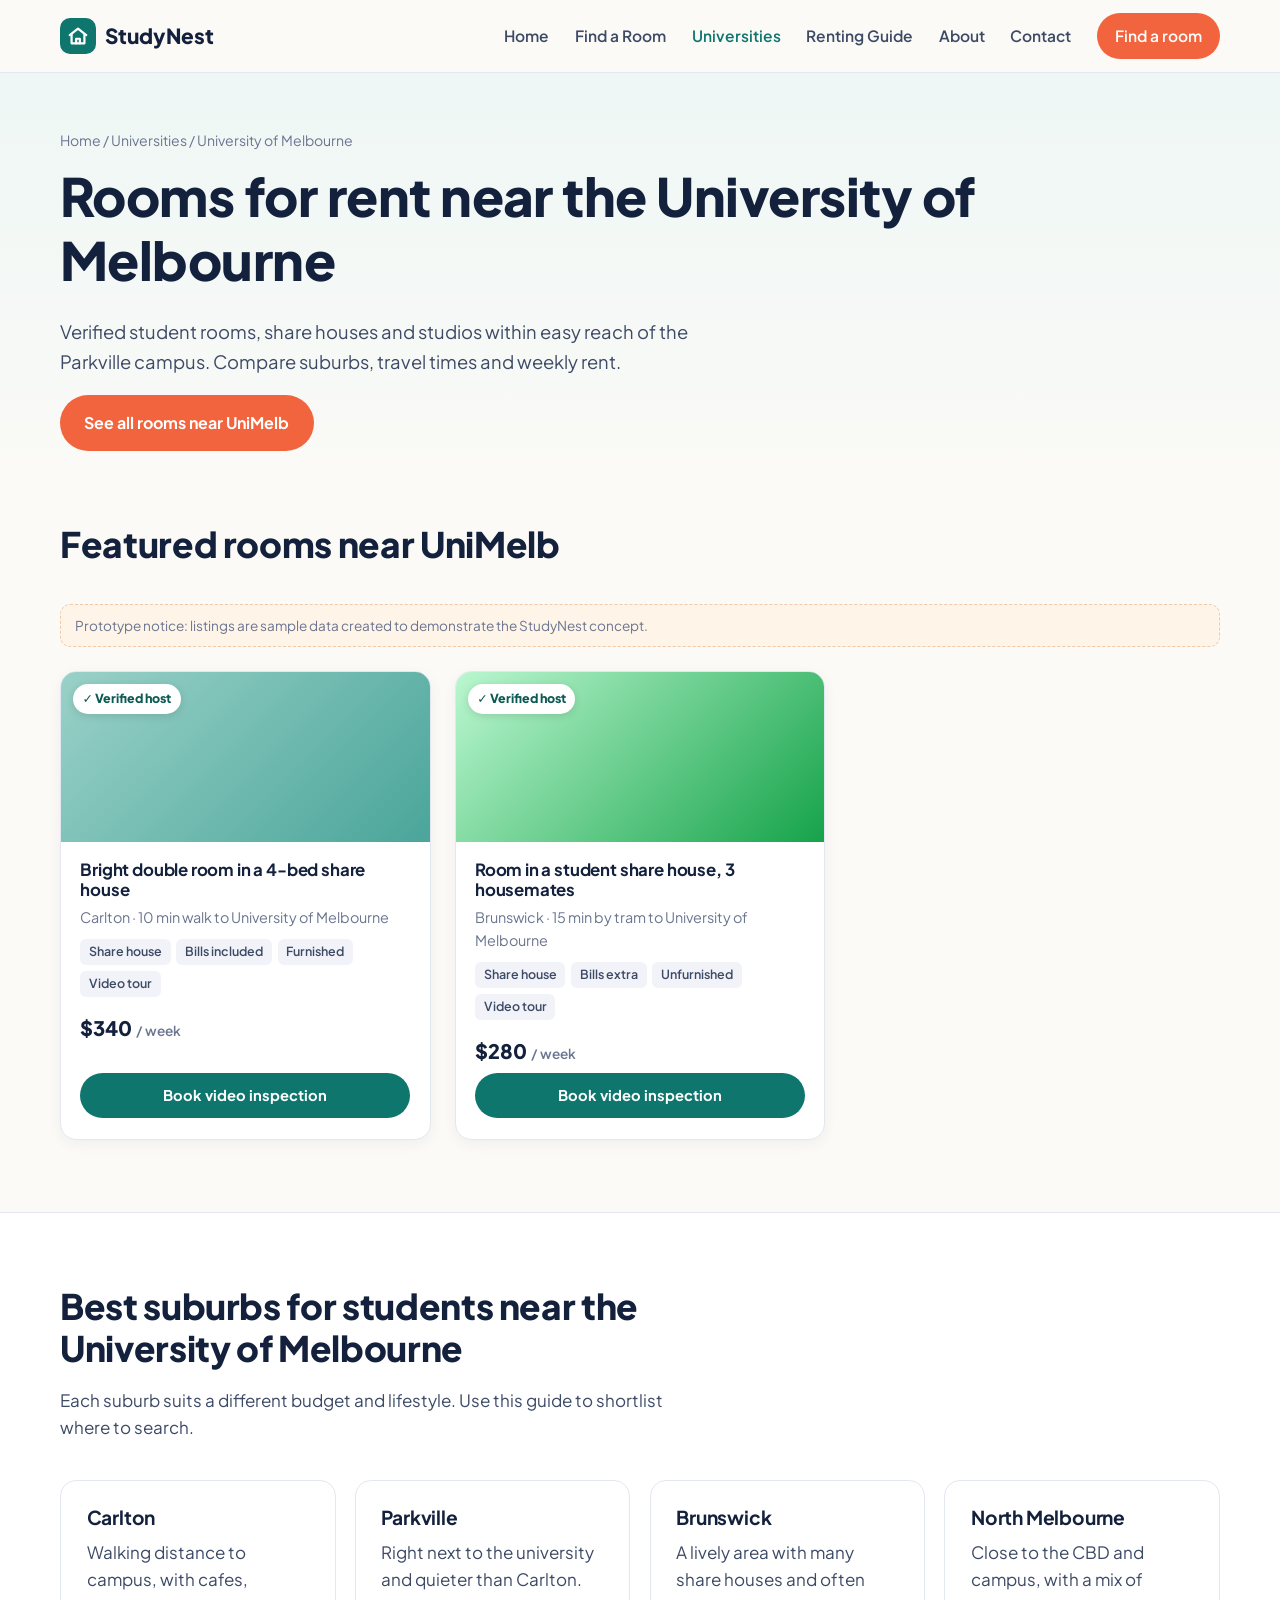
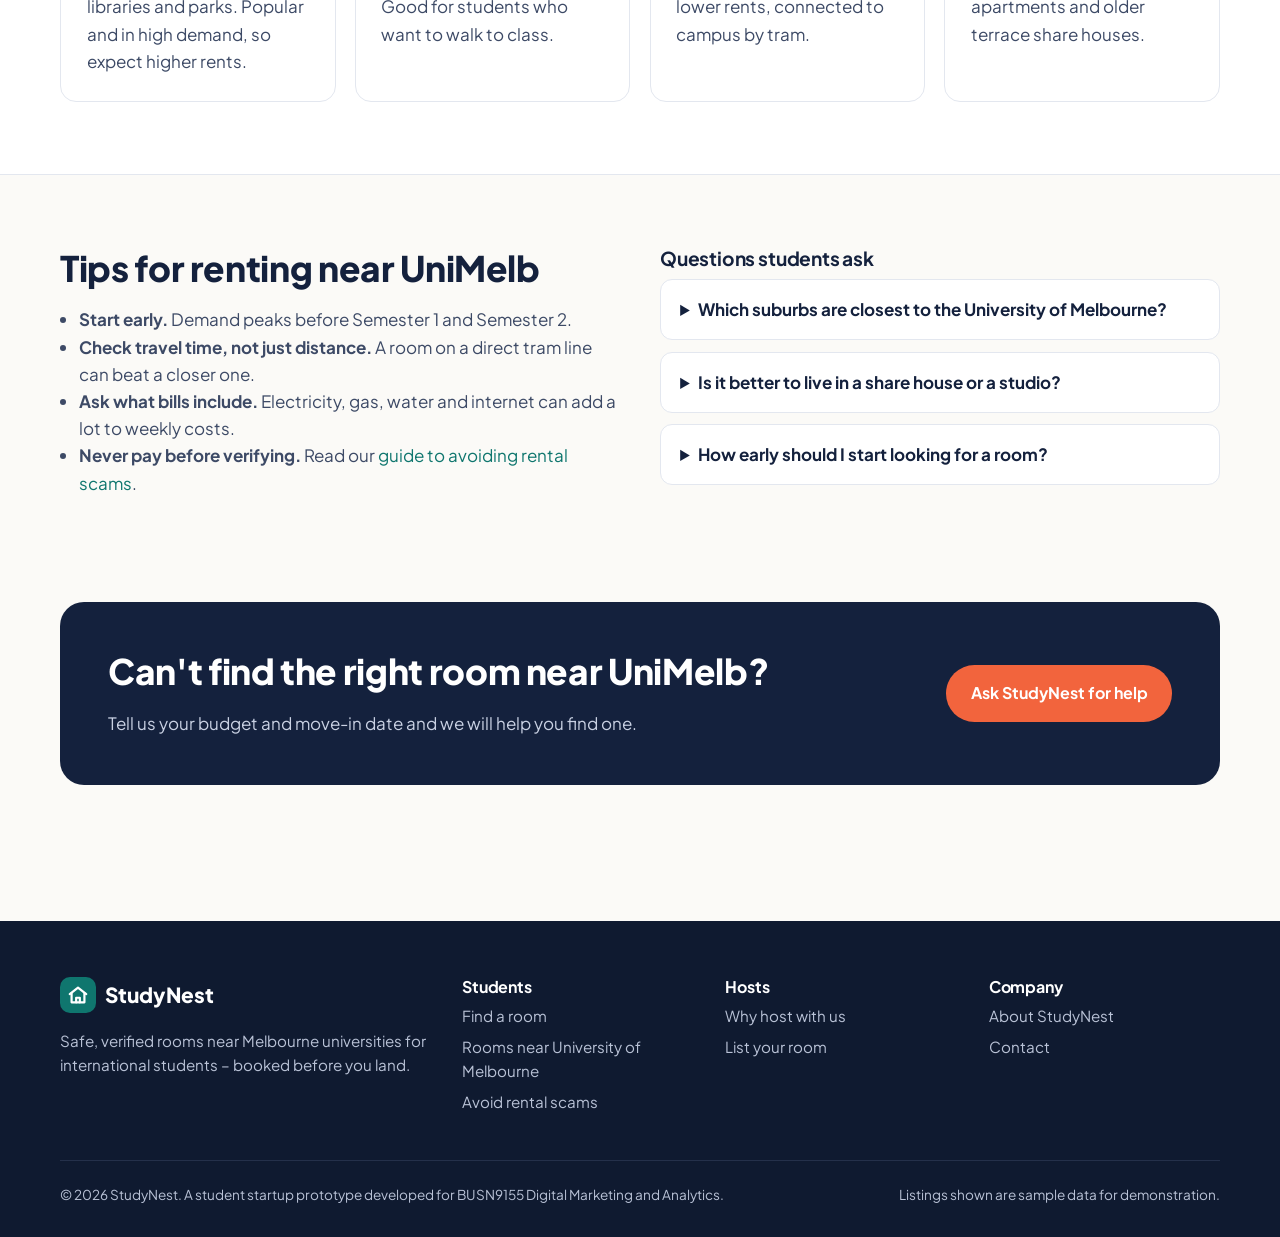
<file: student-housing-near-university-of-melbourne.html>
<!DOCTYPE html>
<html lang="en-AU">
<head>
<meta charset="utf-8">
<meta name="viewport" content="width=device-width, initial-scale=1">
<title>Rooms for Rent Near University of Melbourne | StudyNest</title>
<meta name="description" content="Find verified rooms for rent near the University of Melbourne in Carlton, Parkville, Brunswick and North Melbourne. Compare rent and travel times.">
<meta property="og:title" content="Rooms for Rent Near University of Melbourne | StudyNest">
<meta property="og:description" content="Find verified rooms for rent near the University of Melbourne in Carlton, Parkville, Brunswick and North Melbourne. Compare rent and travel times.">
<meta property="og:type" content="website">
<meta name="theme-color" content="#0f766e">
<link rel="icon" href="images/favicon.svg" type="image/svg+xml">
<link rel="preconnect" href="https://fonts.googleapis.com">
<link rel="preconnect" href="https://fonts.gstatic.com" crossorigin>
<link href="https://fonts.googleapis.com/css2?family=Plus+Jakarta+Sans:wght@400;600;700;800&display=swap" rel="stylesheet">
<link rel="stylesheet" href="css/style.css">
<!-- Google Analytics 4 (Measurement ID is set in js/analytics.js) -->
<script src="js/analytics.js"></script>
<script type="application/ld+json">{"@context": "https://schema.org", "@type": "FAQPage", "mainEntity": [{"@type": "Question", "name": "Which suburbs are closest to the University of Melbourne?", "acceptedAnswer": {"@type": "Answer", "text": "Carlton and Parkville are right next to the main campus. North Melbourne, Brunswick and Fitzroy are also popular with students and are a short tram or bike ride away."}}, {"@type": "Question", "name": "Is it better to live in a share house or a studio?", "acceptedAnswer": {"@type": "Answer", "text": "A room in a share house usually costs less and helps you meet people, while a studio gives you more privacy at a higher price. Many first-year international students start in a share house or homestay."}}, {"@type": "Question", "name": "How early should I start looking for a room?", "acceptedAnswer": {"@type": "Answer", "text": "Start searching two to three months before your semester begins. Rooms near campus are in high demand before each intake, so booking early gives you more choice."}}]}</script>
<script type="application/ld+json">{"@context": "https://schema.org", "@type": "BreadcrumbList", "itemListElement": [{"@type": "ListItem", "position": 1, "name": "Home", "item": "https://keshavrana0092-debug.github.io/studynest/"}, {"@type": "ListItem", "position": 2, "name": "Rooms near University of Melbourne", "item": "https://keshavrana0092-debug.github.io/studynest/student-housing-near-university-of-melbourne.html"}]}</script>
</head>
<body data-page="">
<a class="skip" href="#main">Skip to content</a>
<header class="site-header">
  <nav class="container nav" aria-label="Main">
    <a class="logo" href="index.html"><span class="logo-mark"><svg width="22" height="22" viewBox="0 0 24 24" fill="none" stroke="#fff" stroke-width="2.4" stroke-linecap="round" stroke-linejoin="round"><path d="m3 11 9-7 9 7"/><path d="M5 10v10h14V10"/><path d="M10 20v-5h4v5"/></svg></span>StudyNest</a>
    <button class="nav-toggle" aria-label="Open menu" aria-expanded="false">&#9776;</button>
    <ul class="nav-links"><li><a href="index.html">Home</a></li><li><a href="find-a-room.html">Find a Room</a></li><li><a href="student-housing-near-university-of-melbourne.html" aria-current="page">Universities</a></li><li><a href="guide-avoid-rental-scams.html">Renting Guide</a></li><li><a href="about.html">About</a></li><li><a href="contact.html">Contact</a></li><li><a class="btn btn-primary btn-sm" style="color:#fff" href="find-a-room.html" data-cta="nav_find_room">Find a room</a></li></ul>
  </nav>
</header>
<main id="main">

<section class="page-hero"><div class="container">
  <div class="breadcrumb"><a href="index.html">Home</a> / <a href="find-a-room.html">Universities</a> / University of Melbourne</div>
  <h1>Rooms for rent near the University of Melbourne</h1>
  <p class="lead">Verified student rooms, share houses and studios within easy reach of the Parkville campus. Compare suburbs, travel times and weekly rent.</p>
  <a class="btn btn-primary" href="find-a-room.html?uni=unimelb" data-cta="hub_unimelb_search">See all rooms near UniMelb</a>
</div></section>
<section style="padding-top:2rem"><div class="container">
  <div class="section-head"><h2>Featured rooms near UniMelb</h2></div>
  <p class="demo-note">Prototype notice: listings are sample data created to demonstrate the StudyNest concept.</p>
  <div class="grid-3" data-featured="unimelb"></div>
</div></section>
<section class="alt"><div class="container">
  <div class="section-head"><h2>Best suburbs for students near the University of Melbourne</h2><p>Each suburb suits a different budget and lifestyle. Use this guide to shortlist where to search.</p></div>
  <div class="grid-4">
    <div class="card"><h3>Carlton</h3><p>Walking distance to campus, with cafes, libraries and parks. Popular and in high demand, so expect higher rents.</p></div>
    <div class="card"><h3>Parkville</h3><p>Right next to the university and quieter than Carlton. Good for students who want to walk to class.</p></div>
    <div class="card"><h3>Brunswick</h3><p>A lively area with many share houses and often lower rents, connected to campus by tram.</p></div>
    <div class="card"><h3>North Melbourne</h3><p>Close to the CBD and campus, with a mix of apartments and older terrace share houses.</p></div>
  </div>
</div></section>
<section><div class="container grid-2" style="align-items:start">
  <div>
    <h2>Tips for renting near UniMelb</h2>
    <ul style="padding-left:1.2rem;color:var(--ink-soft)">
      <li><b>Start early.</b> Demand peaks before Semester 1 and Semester 2.</li>
      <li><b>Check travel time, not just distance.</b> A room on a direct tram line can beat a closer one.</li>
      <li><b>Ask what bills include.</b> Electricity, gas, water and internet can add a lot to weekly costs.</li>
      <li><b>Never pay before verifying.</b> Read our <a href="guide-avoid-rental-scams.html">guide to avoiding rental scams</a>.</li>
    </ul>
  </div>
  <div><h3>Questions students ask</h3><details><summary>Which suburbs are closest to the University of Melbourne?</summary><p>Carlton and Parkville are right next to the main campus. North Melbourne, Brunswick and Fitzroy are also popular with students and are a short tram or bike ride away.</p></details><details><summary>Is it better to live in a share house or a studio?</summary><p>A room in a share house usually costs less and helps you meet people, while a studio gives you more privacy at a higher price. Many first-year international students start in a share house or homestay.</p></details><details><summary>How early should I start looking for a room?</summary><p>Start searching two to three months before your semester begins. Rooms near campus are in high demand before each intake, so booking early gives you more choice.</p></details></div>
</div></section>
<section style="padding-top:1rem"><div class="container"><div class="cta-band"><div><h2>Can't find the right room near UniMelb?</h2><p>Tell us your budget and move-in date and we will help you find one.</p></div><a class="btn btn-primary" href="contact.html#enquiry" data-cta="hub_unimelb_help">Ask StudyNest for help</a></div></div></section>
</main>
<footer class="site-footer">
  <div class="container">
    <div class="footer-grid">
      <div>
        <a class="logo" href="index.html" style="color:#fff"><span class="logo-mark"><svg width="22" height="22" viewBox="0 0 24 24" fill="none" stroke="#fff" stroke-width="2.4" stroke-linecap="round" stroke-linejoin="round"><path d="m3 11 9-7 9 7"/><path d="M5 10v10h14V10"/><path d="M10 20v-5h4v5"/></svg></span>StudyNest</a>
        <p style="margin-top:1rem">Safe, verified rooms near Melbourne universities for international students &ndash; booked before you land.</p>
      </div>
      <div><h4>Students</h4><ul><li><a href="find-a-room.html">Find a room</a></li><li><a href="student-housing-near-university-of-melbourne.html">Rooms near University of Melbourne</a></li><li><a href="guide-avoid-rental-scams.html">Avoid rental scams</a></li></ul></div>
      <div><h4>Hosts</h4><ul><li><a href="find-a-room.html#hosts">Why host with us</a></li><li><a href="contact.html?type=host#enquiry" data-cta="footer_list_room">List your room</a></li></ul></div>
      <div><h4>Company</h4><ul><li><a href="about.html">About StudyNest</a></li><li><a href="contact.html">Contact</a></li></ul></div>
    </div>
    <div class="footer-bottom">
      <span>&copy; <span id="year">2026</span> StudyNest. A student startup prototype developed for BUSN9155 Digital Marketing and Analytics.</span>
      <span>Listings shown are sample data for demonstration.</span>
    </div>
  </div>
</footer>
<script src="js/main.js"></script>
</body>
</html>
</file>
<file: css/style.css>
/* StudyNest – main stylesheet */
:root{
  --ink:#14213d;
  --ink-soft:#3d4a66;
  --muted:#6b7590;
  --line:#e3e7ef;
  --bg:#fbfaf7;
  --card:#ffffff;
  --teal:#0f766e;
  --teal-dark:#0b5a54;
  --teal-tint:#e6f4f2;
  --coral:#f2643d;
  --coral-dark:#d64f2a;
  --sand:#fff4e8;
  --radius:16px;
  --shadow:0 10px 30px rgba(20,33,61,.08);
  --max:1160px;
}
*{box-sizing:border-box}
html{scroll-behavior:smooth}
body{margin:0;font-family:"Plus Jakarta Sans",system-ui,-apple-system,"Segoe UI",Roboto,Arial,sans-serif;color:var(--ink);background:var(--bg);line-height:1.6;font-size:17px}
img,svg{max-width:100%;display:block}
a{color:var(--teal);text-decoration:none}
a:hover{text-decoration:underline}
h1,h2,h3,h4{line-height:1.2;margin:0 0 .5em;letter-spacing:-.01em}
h1{font-size:clamp(2rem,4.6vw,3.3rem);font-weight:800}
h2{font-size:clamp(1.55rem,3vw,2.2rem);font-weight:800}
h3{font-size:1.2rem;font-weight:700}
p{margin:0 0 1em}
.container{width:min(var(--max),92%);margin-inline:auto}
.skip{position:absolute;left:-999px}
.skip:focus{left:1rem;top:1rem;background:#fff;padding:.5rem 1rem;z-index:99}

/* Header */
.site-header{position:sticky;top:0;z-index:50;background:rgba(251,250,247,.92);backdrop-filter:blur(8px);border-bottom:1px solid var(--line)}
.nav{display:flex;align-items:center;justify-content:space-between;height:72px}
.logo{display:flex;align-items:center;gap:.55rem;font-weight:800;font-size:1.3rem;color:var(--ink)}
.logo:hover{text-decoration:none}
.logo-mark{width:36px;height:36px;border-radius:10px;background:var(--teal);display:grid;place-items:center}
.nav-links{display:flex;gap:1.6rem;align-items:center;list-style:none;margin:0;padding:0}
.nav-links a{color:var(--ink-soft);font-weight:600;font-size:.97rem}
.nav-links a[aria-current="page"]{color:var(--teal)}
.nav-toggle{display:none;background:none;border:0;font-size:1.6rem;cursor:pointer;color:var(--ink)}

/* Buttons */
.btn{display:inline-flex;align-items:center;justify-content:center;gap:.4rem;padding:.85rem 1.4rem;border-radius:999px;font-weight:700;font-size:1rem;border:2px solid transparent;cursor:pointer;transition:transform .15s,background .15s;font-family:inherit}
.btn:hover{text-decoration:none;transform:translateY(-1px)}
.btn-primary{background:var(--coral);color:#fff}
.btn-primary:hover{background:var(--coral-dark)}
.btn-teal{background:var(--teal);color:#fff}
.btn-teal:hover{background:var(--teal-dark)}
.btn-ghost{border-color:var(--ink);color:var(--ink);background:transparent}
.btn-sm{padding:.55rem 1rem;font-size:.92rem}

/* Hero */
.hero{padding:4.5rem 0 3.5rem;background:radial-gradient(1200px 500px at 85% -10%,#d9efe9 0%,transparent 60%),radial-gradient(800px 400px at -10% 110%,#ffe6d6 0%,transparent 60%)}
.hero-grid{display:grid;grid-template-columns:1.15fr .85fr;gap:3rem;align-items:center}
.eyebrow{display:inline-block;background:var(--teal-tint);color:var(--teal-dark);font-weight:700;font-size:.85rem;padding:.35rem .8rem;border-radius:999px;margin-bottom:1rem}
.lead{font-size:1.15rem;color:var(--ink-soft);max-width:36em}
.search-card{background:var(--card);border-radius:20px;box-shadow:var(--shadow);padding:1.2rem;display:grid;grid-template-columns:1.3fr 1fr 1fr;gap:.7rem;margin-top:1.8rem;border:1px solid var(--line)}
.field label{display:block;font-size:.78rem;font-weight:700;color:var(--muted);text-transform:uppercase;letter-spacing:.04em;margin-bottom:.25rem}
.field select,.field input,.field textarea{width:100%;padding:.7rem .8rem;border:1.5px solid var(--line);border-radius:10px;font:inherit;font-size:.98rem;background:#fff;color:var(--ink)}
.field select:focus,.field input:focus,.field textarea:focus{outline:none;border-color:var(--teal)}
.search-card .btn{grid-column:1/-1;height:50px}
.trust-row{display:flex;flex-wrap:wrap;gap:1.2rem;margin-top:1.3rem;color:var(--ink-soft);font-size:.93rem;font-weight:600}
.trust-row span{display:flex;align-items:center;gap:.4rem}
.tick{color:var(--teal);font-weight:900}
.hero-visual{position:relative}
.hero-visual .room-card{transform:rotate(1.5deg)}
.float-badge{position:absolute;left:-36px;bottom:-58px;background:#fff;border-radius:14px;box-shadow:var(--shadow);padding:.8rem 1rem;display:flex;gap:.7rem;align-items:center;font-size:.9rem;border:1px solid var(--line)}
.float-badge b{display:block}

/* Sections */
section{padding:4.5rem 0}
.section-head{max-width:640px;margin-bottom:2.4rem}
.section-head p{color:var(--ink-soft)}
.center{text-align:center;margin-inline:auto}
.alt{background:#fff;border-block:1px solid var(--line)}
.grid-3{display:grid;grid-template-columns:repeat(3,1fr);gap:1.5rem}
.grid-4{display:grid;grid-template-columns:repeat(4,1fr);gap:1.2rem}
.grid-2{display:grid;grid-template-columns:1fr 1fr;gap:2.5rem;align-items:center}
.card{background:var(--card);border:1px solid var(--line);border-radius:var(--radius);padding:1.6rem}
.card p{color:var(--ink-soft);margin:0}
.icon{width:48px;height:48px;border-radius:12px;background:var(--teal-tint);display:grid;place-items:center;margin-bottom:1rem;color:var(--teal)}
.icon.coral{background:#ffe9e1;color:var(--coral-dark)}
.step-num{font-weight:800;color:var(--coral);font-size:.9rem;letter-spacing:.05em}

/* Room cards */
.room-card{background:#fff;border-radius:var(--radius);overflow:hidden;border:1px solid var(--line);box-shadow:0 4px 14px rgba(20,33,61,.05);display:flex;flex-direction:column}
.room-img{height:170px;position:relative}
.room-img .badge{position:absolute;top:12px;left:12px}
.room-body{padding:1.1rem 1.2rem 1.3rem;display:flex;flex-direction:column;gap:.35rem;flex:1}
.room-body h3{font-size:1.05rem;margin:0}
.room-meta{color:var(--muted);font-size:.9rem}
.price{font-weight:800;font-size:1.25rem}
.price small{font-weight:600;color:var(--muted);font-size:.85rem}
.room-tags{display:flex;flex-wrap:wrap;gap:.35rem;margin:.3rem 0 .6rem}
.tag{font-size:.78rem;background:#f1f3f8;color:var(--ink-soft);padding:.2rem .55rem;border-radius:6px;font-weight:600}
.badge{display:inline-flex;align-items:center;gap:.3rem;background:#fff;color:var(--teal-dark);font-size:.78rem;font-weight:800;padding:.3rem .6rem;border-radius:999px;box-shadow:0 2px 8px rgba(0,0,0,.12)}
.room-actions{display:flex;gap:.5rem;margin-top:auto}
.room-actions .btn{flex:1}
.demo-note{font-size:.85rem;color:var(--muted);background:var(--sand);border:1px dashed #f0c9a8;padding:.6rem .9rem;border-radius:10px;margin-bottom:1.5rem}

/* Uni cards */
.uni-card{display:block;padding:1.4rem;border-radius:var(--radius);background:#fff;border:1px solid var(--line);color:var(--ink);transition:border-color .15s, transform .15s}
.uni-card:hover{border-color:var(--teal);text-decoration:none;transform:translateY(-2px)}
.uni-card span{color:var(--muted);font-size:.9rem}
.uni-card b{display:block;font-size:1.05rem;margin-bottom:.2rem}

/* CTA band */
.cta-band{background:var(--ink);color:#fff;border-radius:24px;padding:3rem;display:flex;justify-content:space-between;align-items:center;gap:2rem}
.cta-band p{color:#c9d1e3;margin:0}
.cta-band h2{color:#fff}

/* Page hero */
.page-hero{padding:3.5rem 0 2.5rem;background:linear-gradient(180deg,#eef7f5 0%,var(--bg) 100%)}
.breadcrumb{font-size:.88rem;color:var(--muted);margin-bottom:.8rem}
.breadcrumb a{color:var(--muted)}

/* Filters */
.filters{display:grid;grid-template-columns:repeat(4,1fr);gap:.8rem;background:#fff;padding:1rem;border-radius:var(--radius);border:1px solid var(--line);margin-bottom:1.6rem}
.result-count{color:var(--muted);font-weight:600;margin-bottom:1rem}

/* Article */
.article{max-width:760px}
.article h2{font-size:1.55rem;margin-top:2.2rem}
.article ul,.article ol{padding-left:1.3rem}
.article li{margin-bottom:.45rem}
.callout{background:var(--teal-tint);border-left:4px solid var(--teal);padding:1.1rem 1.3rem;border-radius:10px;margin:1.5rem 0}
.callout.warn{background:#fff1ec;border-color:var(--coral)}
.toc{background:#fff;border:1px solid var(--line);border-radius:var(--radius);padding:1.2rem 1.4rem;margin:1.5rem 0}
.toc ol{margin:0}
.meta-line{color:var(--muted);font-size:.92rem}

/* FAQ */
details{background:#fff;border:1px solid var(--line);border-radius:12px;padding:1rem 1.2rem;margin-bottom:.7rem}
summary{font-weight:700;cursor:pointer}
details p{margin:.7rem 0 0;color:var(--ink-soft)}

/* Forms */
.form-card{background:#fff;border:1px solid var(--line);border-radius:20px;padding:2rem;box-shadow:var(--shadow)}
.form-grid{display:grid;grid-template-columns:1fr 1fr;gap:1rem}
.form-grid .full{grid-column:1/-1}
.form-success{display:none;background:var(--teal-tint);color:var(--teal-dark);padding:1rem;border-radius:10px;font-weight:600;margin-top:1rem}
.tabs{display:flex;gap:.5rem;margin-bottom:1.3rem}
.tab{padding:.55rem 1.1rem;border-radius:999px;border:1.5px solid var(--line);background:#fff;font-weight:700;cursor:pointer;font-family:inherit;color:var(--ink-soft)}
.tab.active{background:var(--ink);color:#fff;border-color:var(--ink)}

/* Stats */
.stat{font-size:2rem;font-weight:800;color:var(--teal)}

/* Footer */
.site-footer{background:#0f1a30;color:#b9c2d6;padding:3.5rem 0 2rem;margin-top:4rem;font-size:.95rem}
.footer-grid{display:grid;grid-template-columns:1.6fr 1fr 1fr 1fr;gap:2rem}
.site-footer h4{color:#fff;font-size:1rem}
.site-footer a{color:#b9c2d6}
.site-footer ul{list-style:none;padding:0;margin:0}
.site-footer li{margin-bottom:.4rem}
.footer-bottom{border-top:1px solid #24304a;margin-top:2.5rem;padding-top:1.4rem;font-size:.85rem;display:flex;justify-content:space-between;flex-wrap:wrap;gap:1rem}

/* Responsive */
@media (max-width:960px){
  .hero-grid,.grid-2{grid-template-columns:1fr}
  .hero-visual{display:none}
  .grid-3,.grid-4{grid-template-columns:1fr 1fr}
  .search-card{grid-template-columns:1fr 1fr}
  .search-card .btn{grid-column:1/-1}
  .filters{grid-template-columns:1fr 1fr}
  .footer-grid{grid-template-columns:1fr 1fr}
  .cta-band{flex-direction:column;align-items:flex-start;padding:2rem}
}
@media (max-width:720px){
  .nav-toggle{display:block}
  .nav-links{display:none;position:absolute;top:72px;left:0;right:0;background:#fff;flex-direction:column;align-items:flex-start;padding:1.2rem 4%;gap:1rem;border-bottom:1px solid var(--line)}
  .nav-links.open{display:flex}
  .grid-3,.grid-4,.search-card,.filters,.form-grid{grid-template-columns:1fr}
  section{padding:3.2rem 0}
  .footer-grid{grid-template-columns:1fr}
}
</file>
